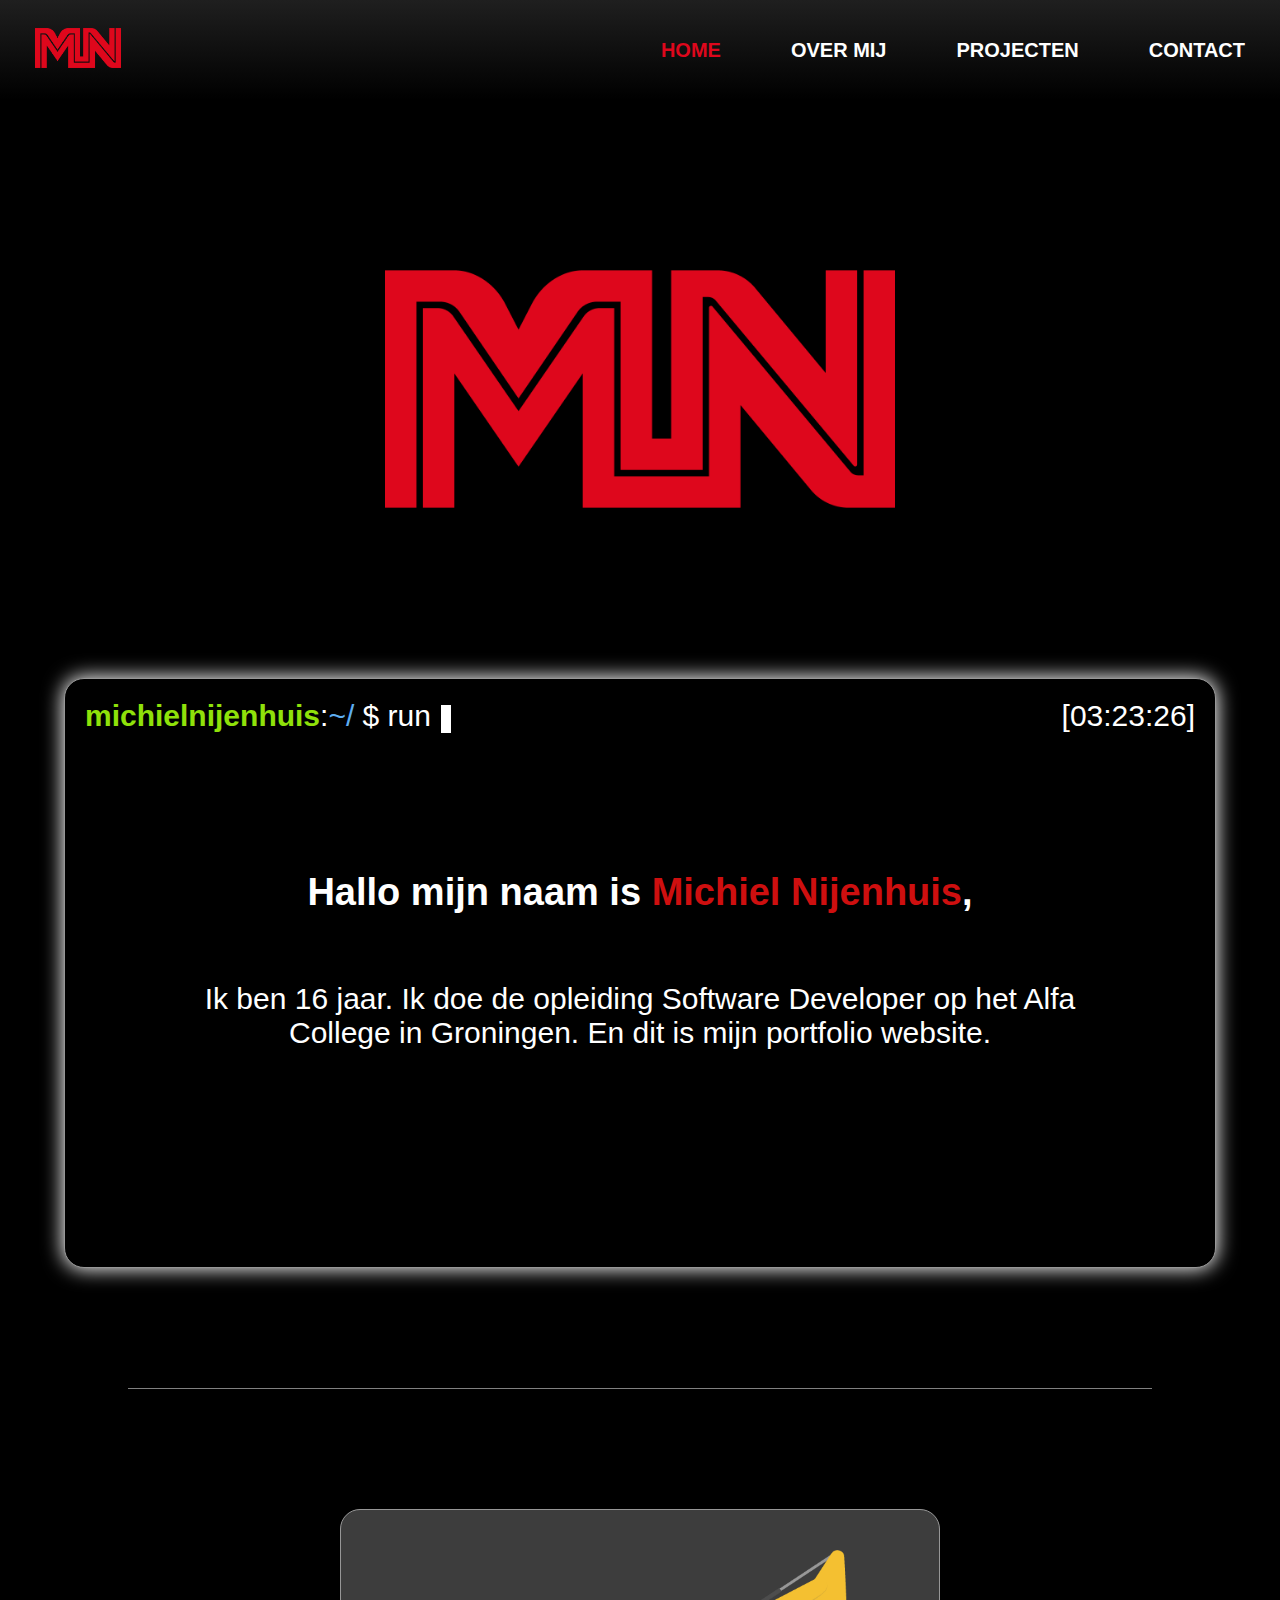
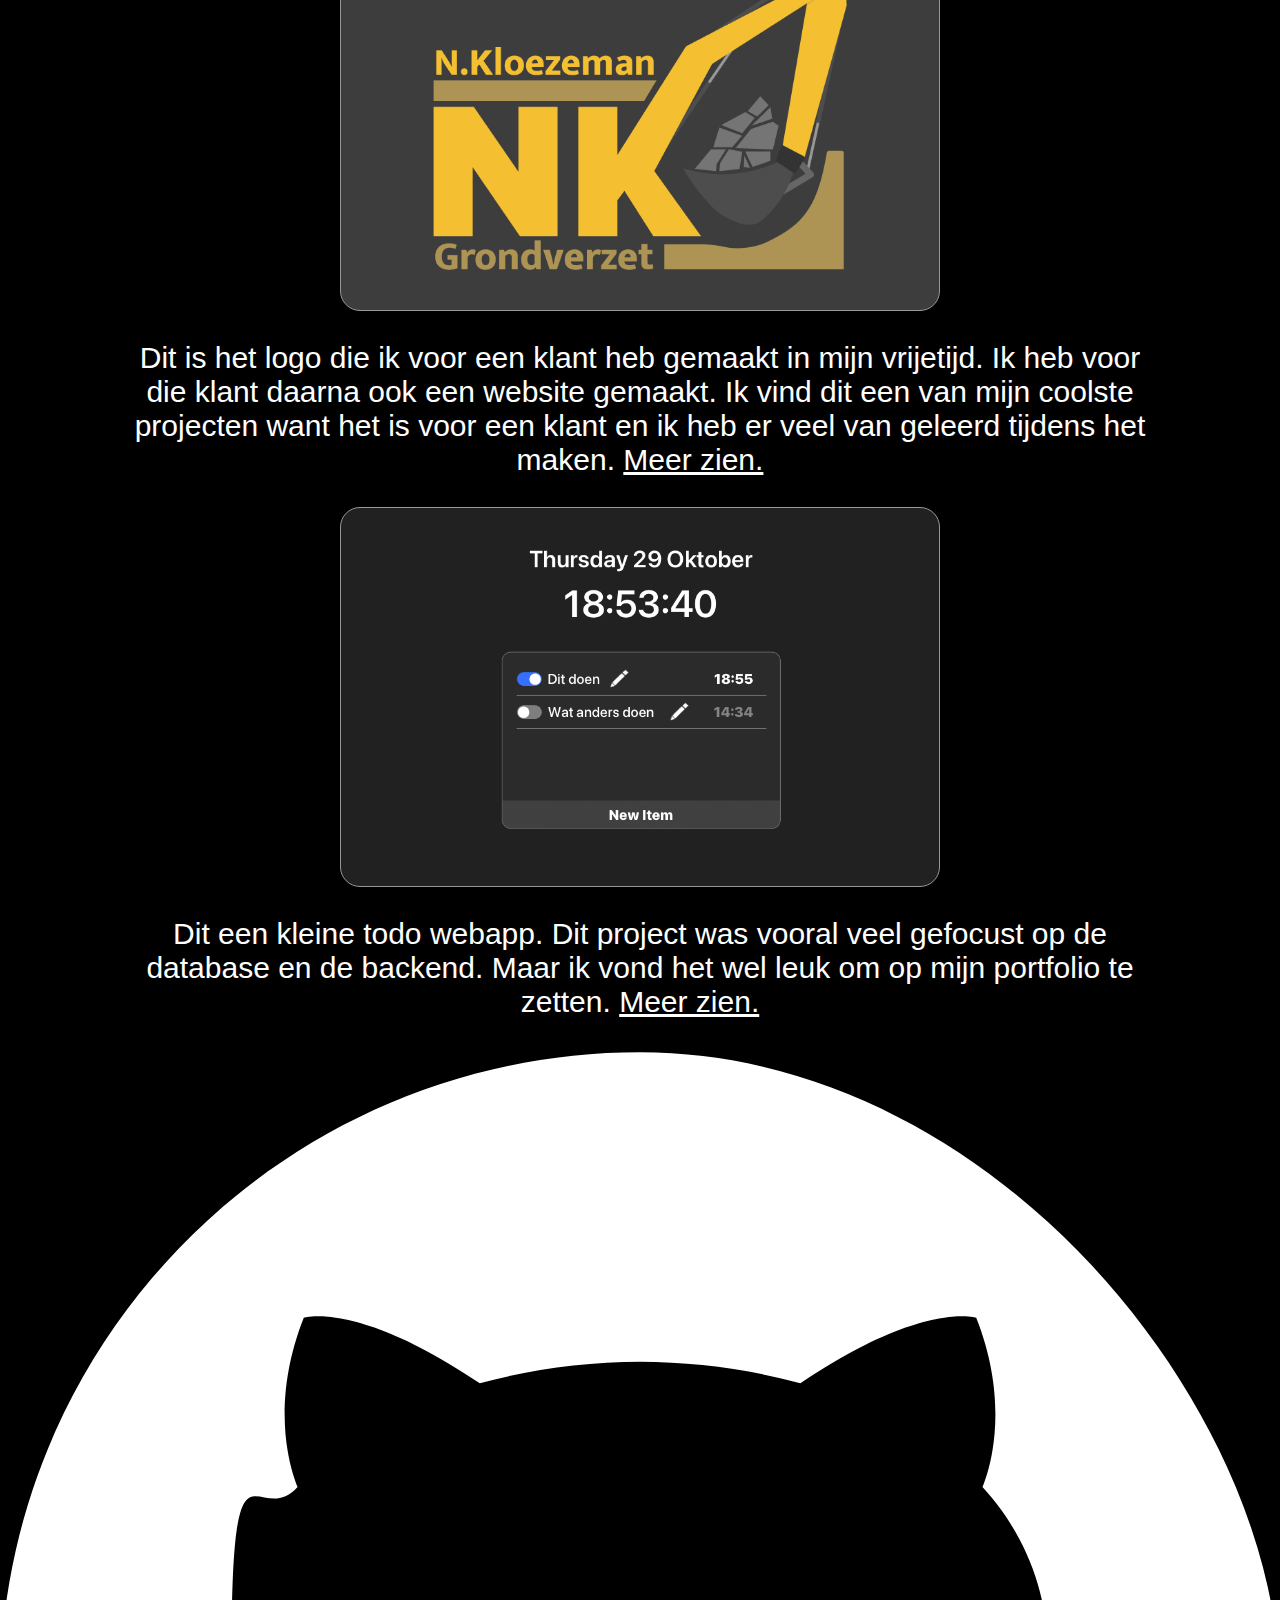
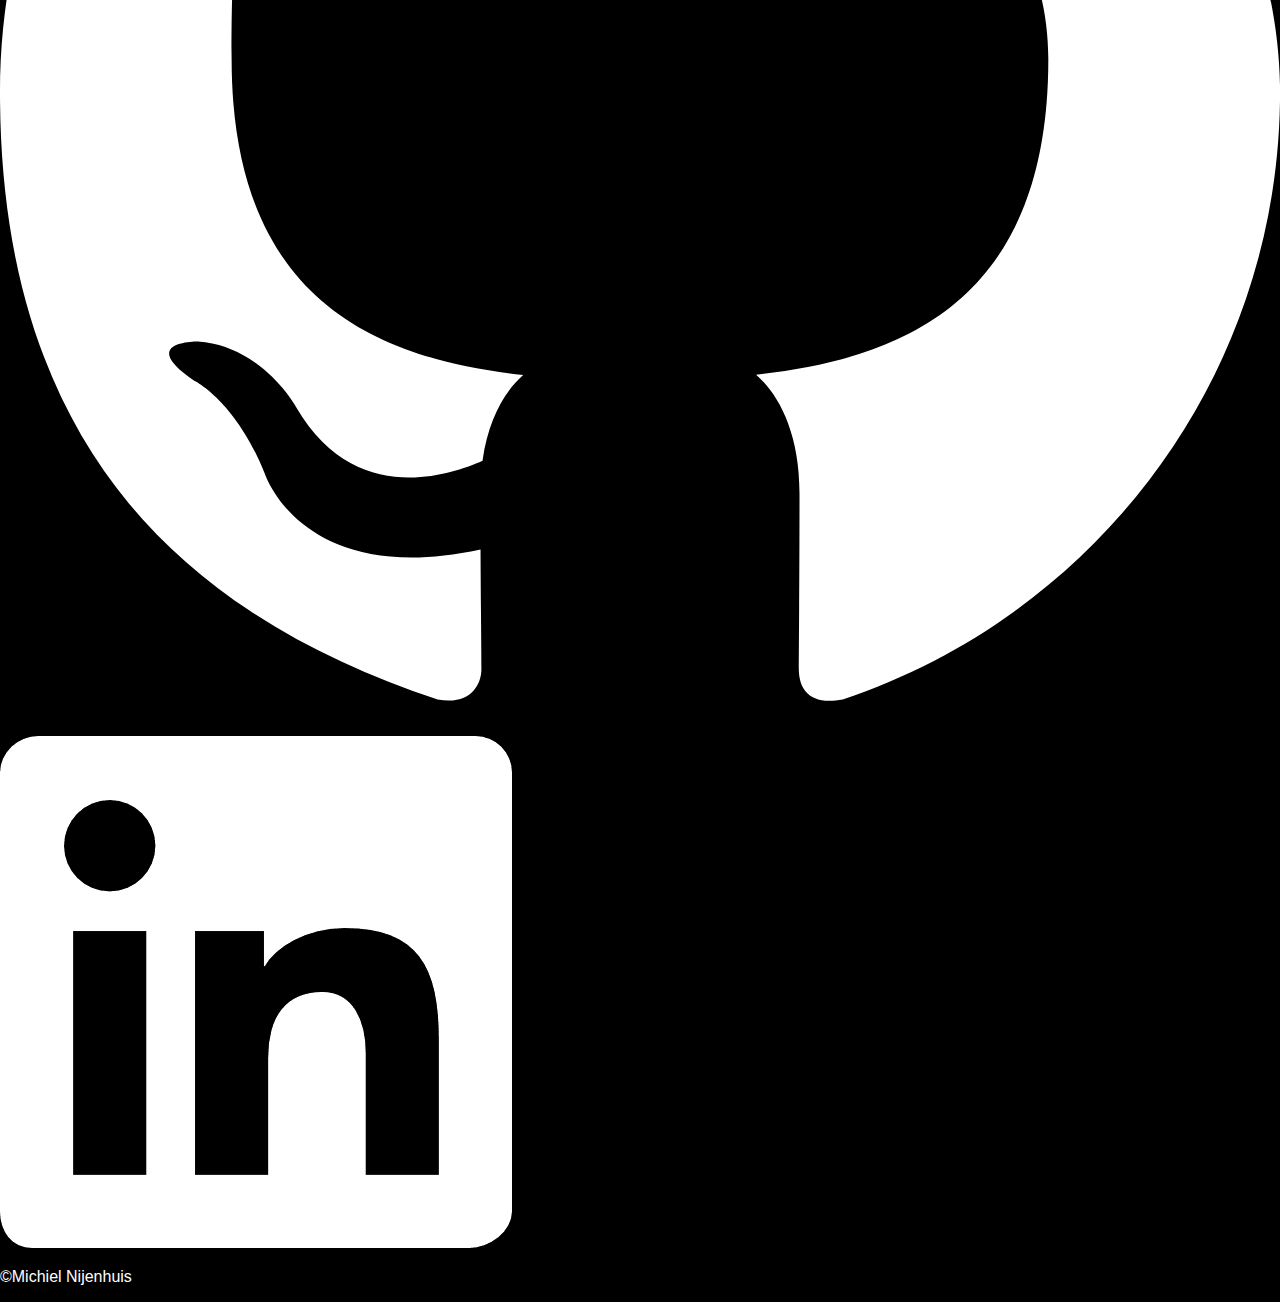
<file: views/index.html>
<!doctype html>
<html lang="en">

<head>
  <meta charset="UTF-8" />
  <meta name="viewport" content="width=device-width, initial-scale=1" />
  <link href="https://fonts.cdnfonts.com/css/sf-pro-display" rel="stylesheet" />
  <link href="https://fonts.cdnfonts.com/css/hack" rel="stylesheet" />
  <title>Michiel Nijenhuis</title>

  <link href="../css/main.css" rel="stylesheet" />
  <link href="../css/nav-bar.css" rel="stylesheet" />
  <link href="../css/footer.css" rel="stylesheet" />
</head>

<body>


  <nav>
    <div class="sidebar">
      <a class="close-icon" href="#" onclick="CloseSidebar()"><img src="../images/CloseIcon.png" alt="MN logo" /></a>
      <a class="nav-link active-tab" href="index.html">HOME</a>
      <a class="nav-link" href="about-me.html">OVER MIJ</a>
      <a class="nav-link" href="projects.html">PROJECTEN</a>
      <a class="nav-link" href="contact.html">CONTACT</a>
    </div>

    <div>
      <a class="MN-logo-navbar" href="index.html"><img src="../images/MN_logo.png" alt="MN logo" /></a>
      <a class="nav-link active-tab hide-on-mobile" href="index.html">HOME</a>
      <a class="nav-link hide-on-mobile" href="about-me.html">OVER MIJ</a>
      <a class="nav-link hide-on-mobile" href="projects.html">PROJECTEN</a>
      <a class="nav-link hide-on-mobile" href="contact.html">CONTACT</a>
      <a class="nav-link menu-icon" onclick="OpenSidebar()"><img src="../images/HamburgerIcon.png" alt=""></a>
    </div>
  </nav>

  <div class="logo-container">
    <img src="../images/MN_logo.png" alt="MN-logo">
  </div>



  <div class="terminal-window hide-on-mobile">
    <div class="terminal-info-container">
      <p><span class="lemon-green-style">michielnijenhuis</span>:<span class="blue-style">~/</span> $ run <span
          class="change-text"></span><span class="cursor"></span></p>
      <p class="display-time">[14:14:44]</p>
    </div>
    <div class="hello-text-container">
      <h3>Hallo mijn naam is <span>Michiel Nijenhuis</span>,</h3>
      <p> Ik ben 16 jaar. Ik doe de opleiding Software Developer op het Alfa College in Groningen. En dit is mijn
        portfolio website.</p>
    </div>
  </div>


  <div class="hello-text-container hide-on-desktop">
    <h3>Hallo mijn naam is <span>Michiel Nijenhuis</span>,</h3>
    <p> Ik ben 16 jaar. Ik doe de opleiding Software Developer op het Alfa College in Groningen. En dit is mijn
      portfolio website.</p>
  </div>

  <div class="grey-breakline"></div>


  <div class="project-images-container">
    <div class="project-1-container project-flex-container">
      <div class="image-container">
        <img src="../images/Kloezeman-logo-licht.png" alt="N.Kloezeman logo">
      </div>
      <p>Dit is het logo die ik voor een klant heb gemaakt in mijn vrijetijd. Ik heb voor die klant daarna ook een
        website gemaakt. Ik vind dit een van mijn coolste projecten want het is voor een klant en ik heb er veel
        van
        geleerd tijdens het maken. <a class="meer-zien" href="projects.html#section1">Meer zien.</a></p>
    </div>
    <div class="project-2-container project-flex-container">
      <div class="image-container todo-container">
        <img src="../images/Todo-app.png" alt="N.Kloezeman logo">
      </div>
      <p>Dit een kleine todo webapp. Dit project was vooral veel gefocust op de database en de backend. Maar ik
        vond het
        wel leuk om op mijn portfolio te zetten. <a class="meer-zien" href="projects.html#section2">Meer zien.</a></p>
    </div>
  </div>

  <footer>
    <div class="flex-container">
      <a href="https://github.com/m-nijenhuis" target="_blank"><img src="../images/github-icon-2.svg" alt="github logo"></a>
      <a href="https://linkedin.com" target="_blank"><img src="../images/linkedin-app-white-icon.webp" alt="linkedin logo"></a>
    </div>
    <p>©Michiel Nijenhuis</p>
  </footer>


  <script src="../javascript/index.js?v=2024-12-5"></script>
  <script src="../javascript/sidebar.js"></script>
  <script src="../javascript/navbarHover.js"></script>
  <script src="../javascript/updateCss.js"></script>
</body>

</html
</file>
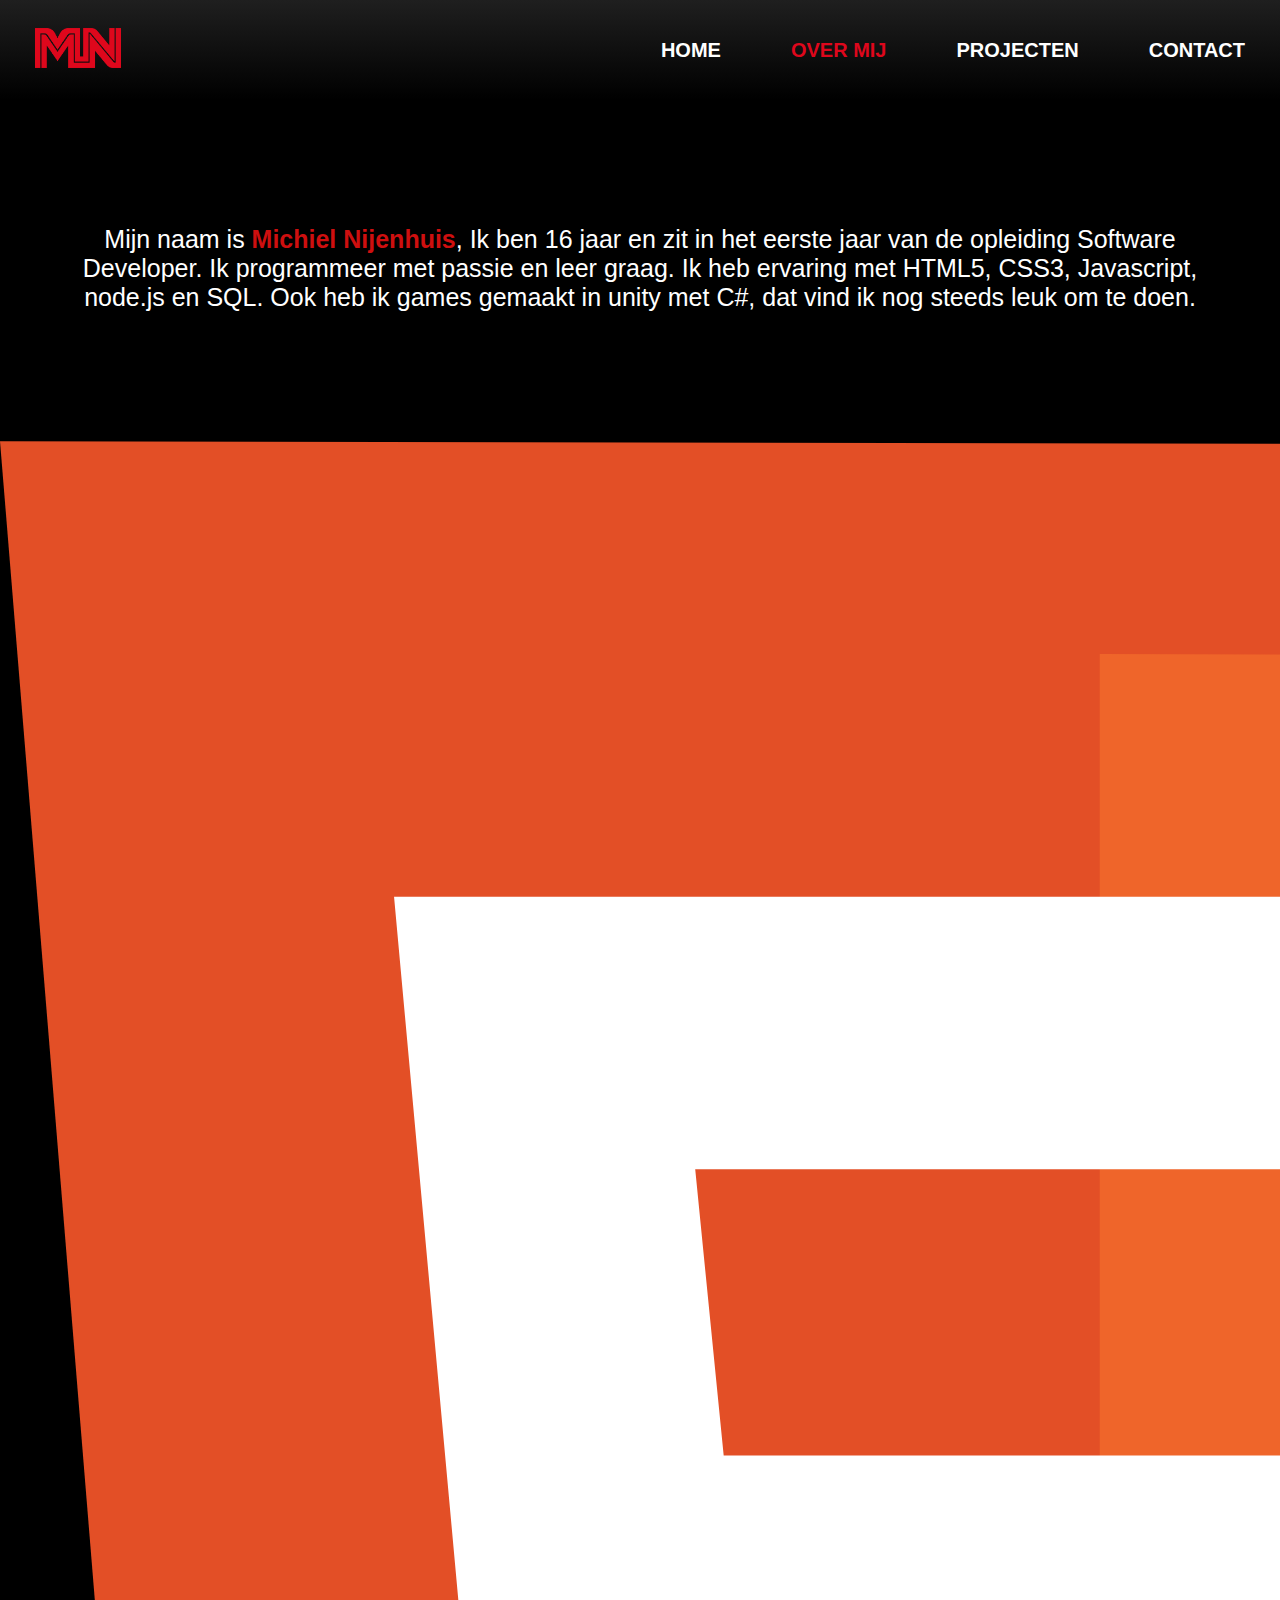
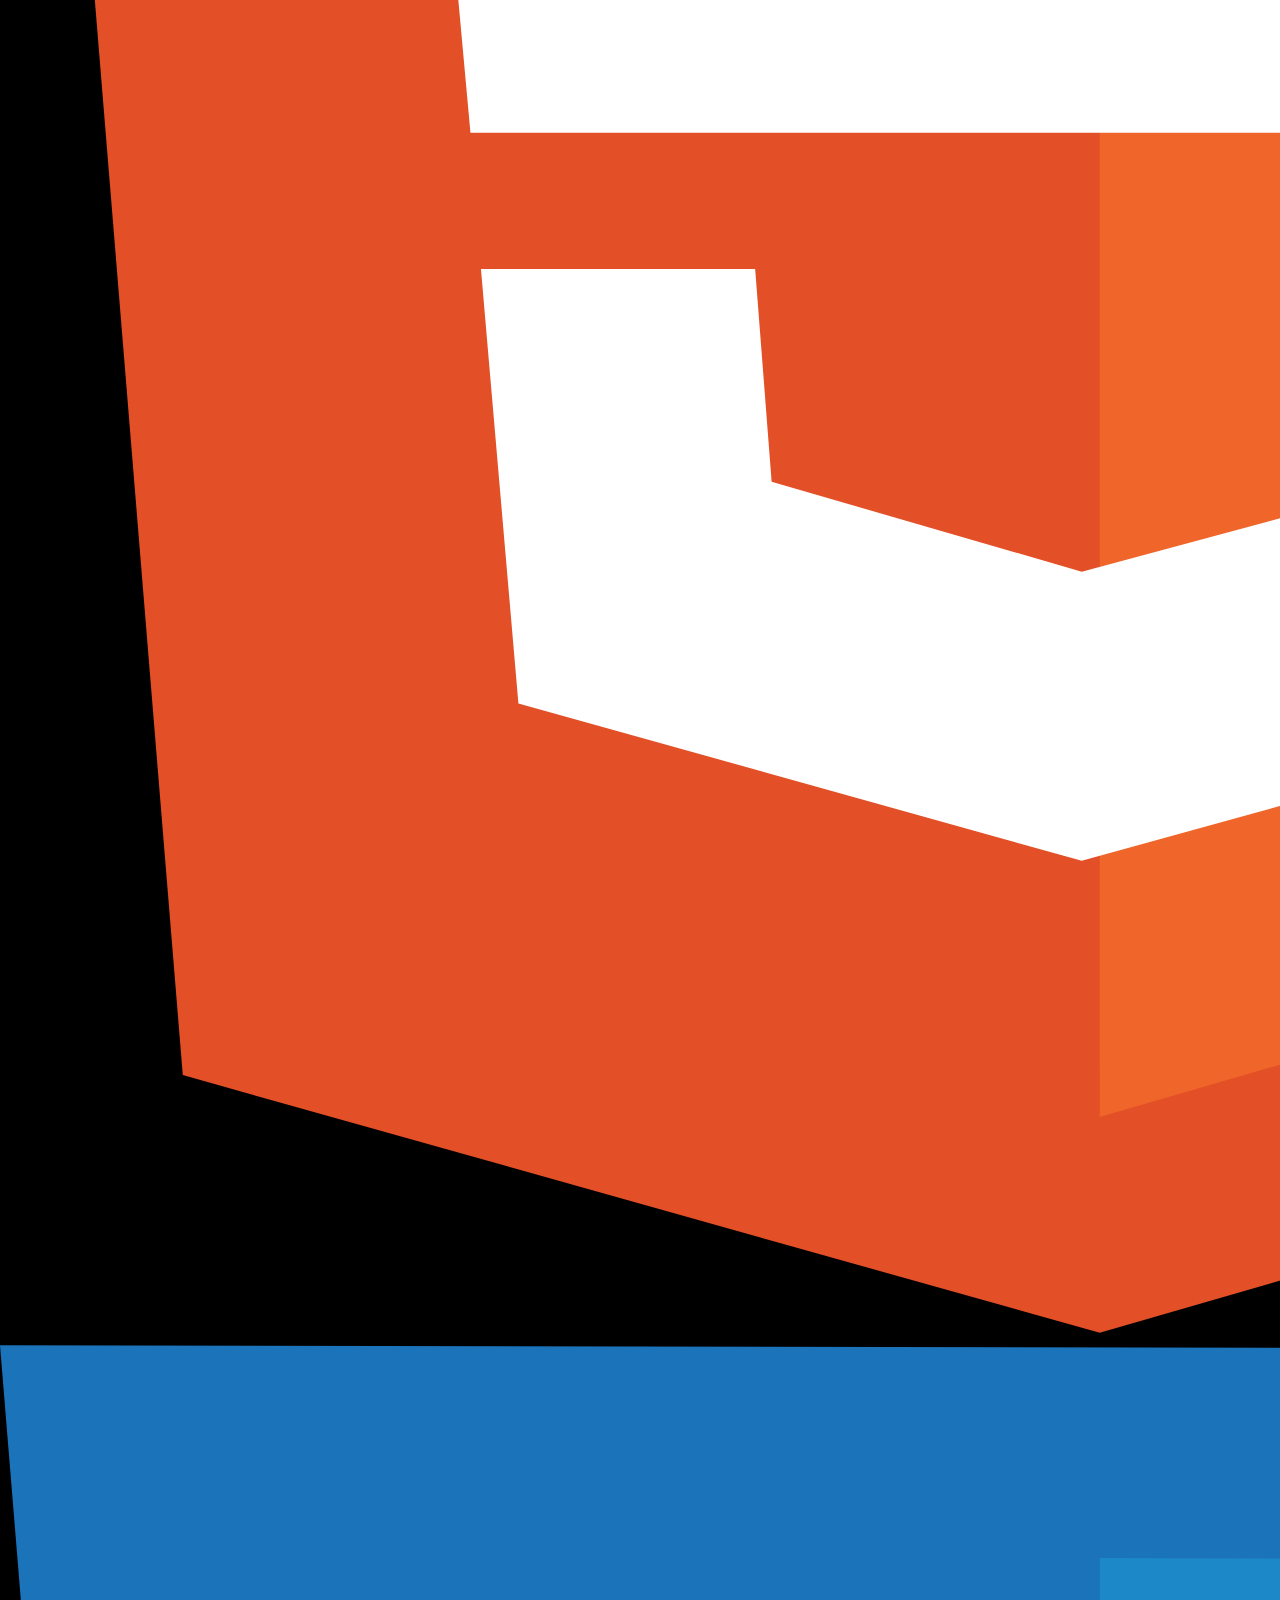
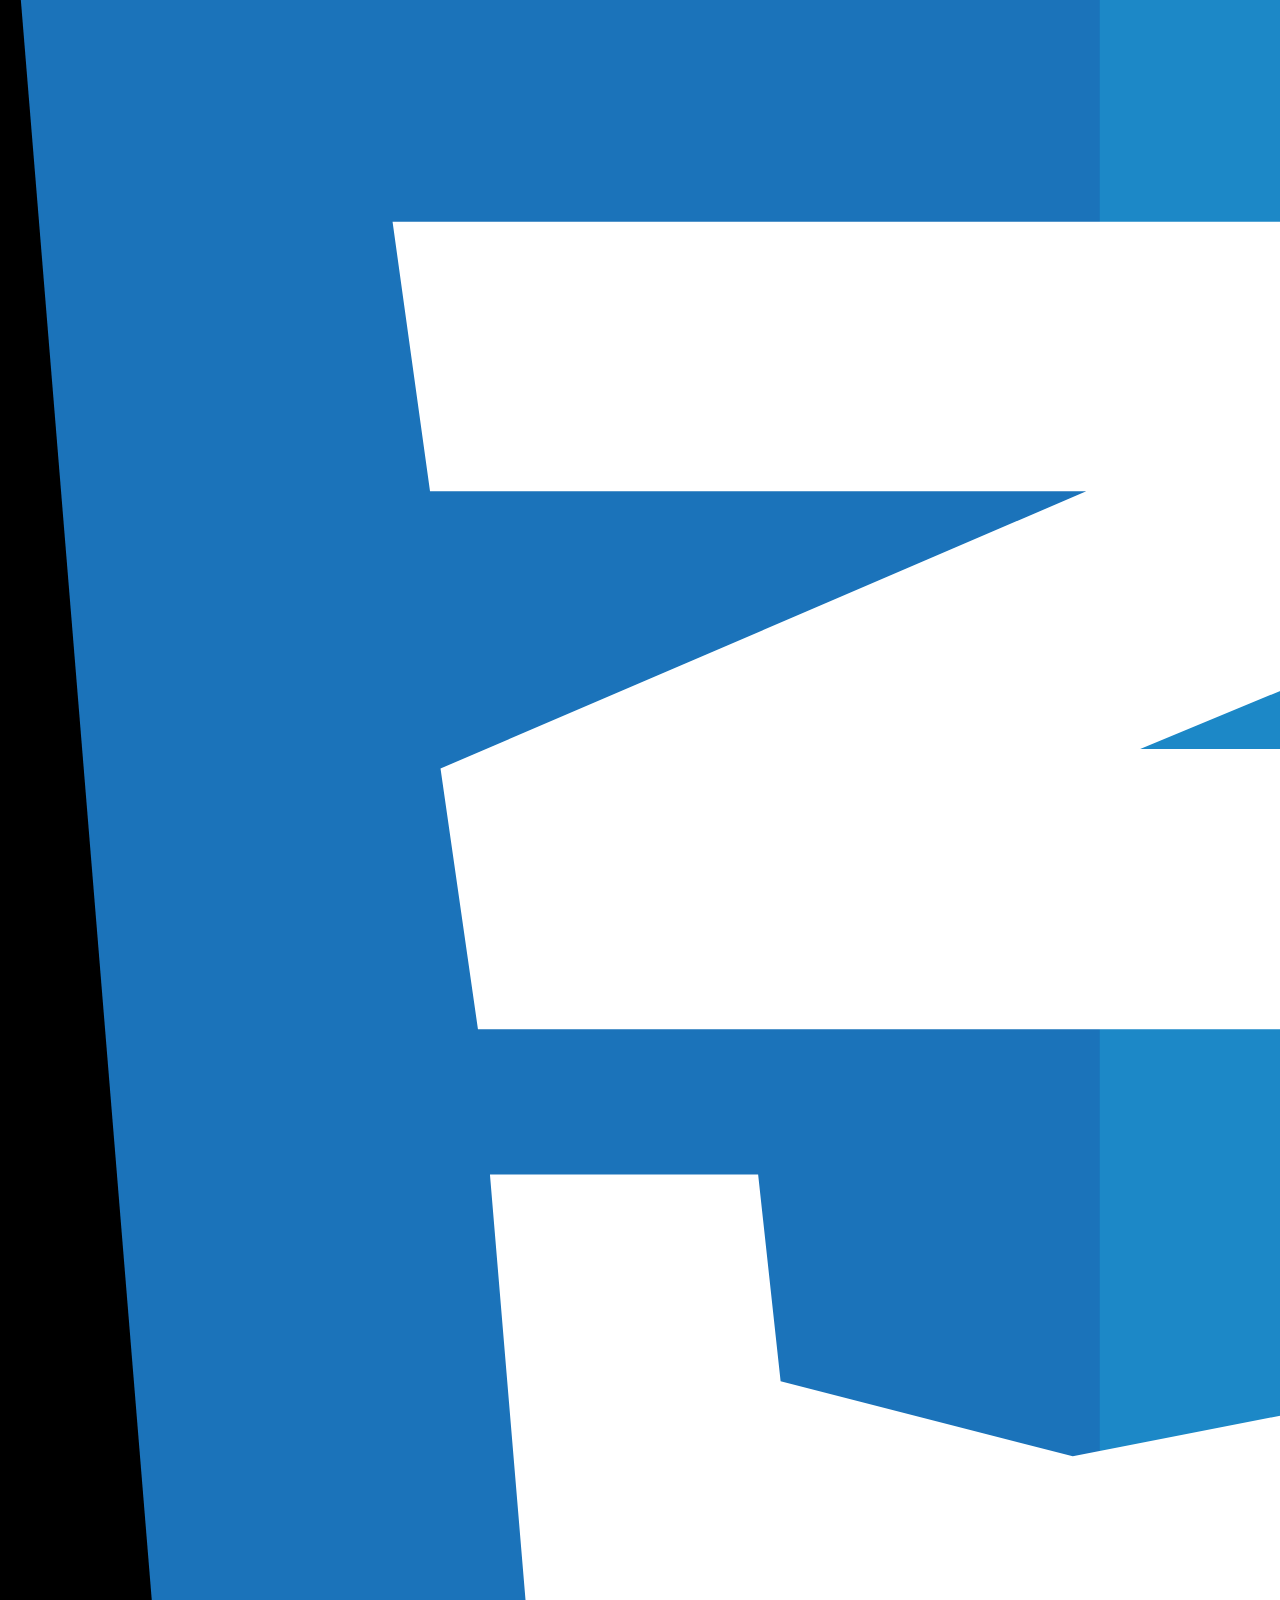
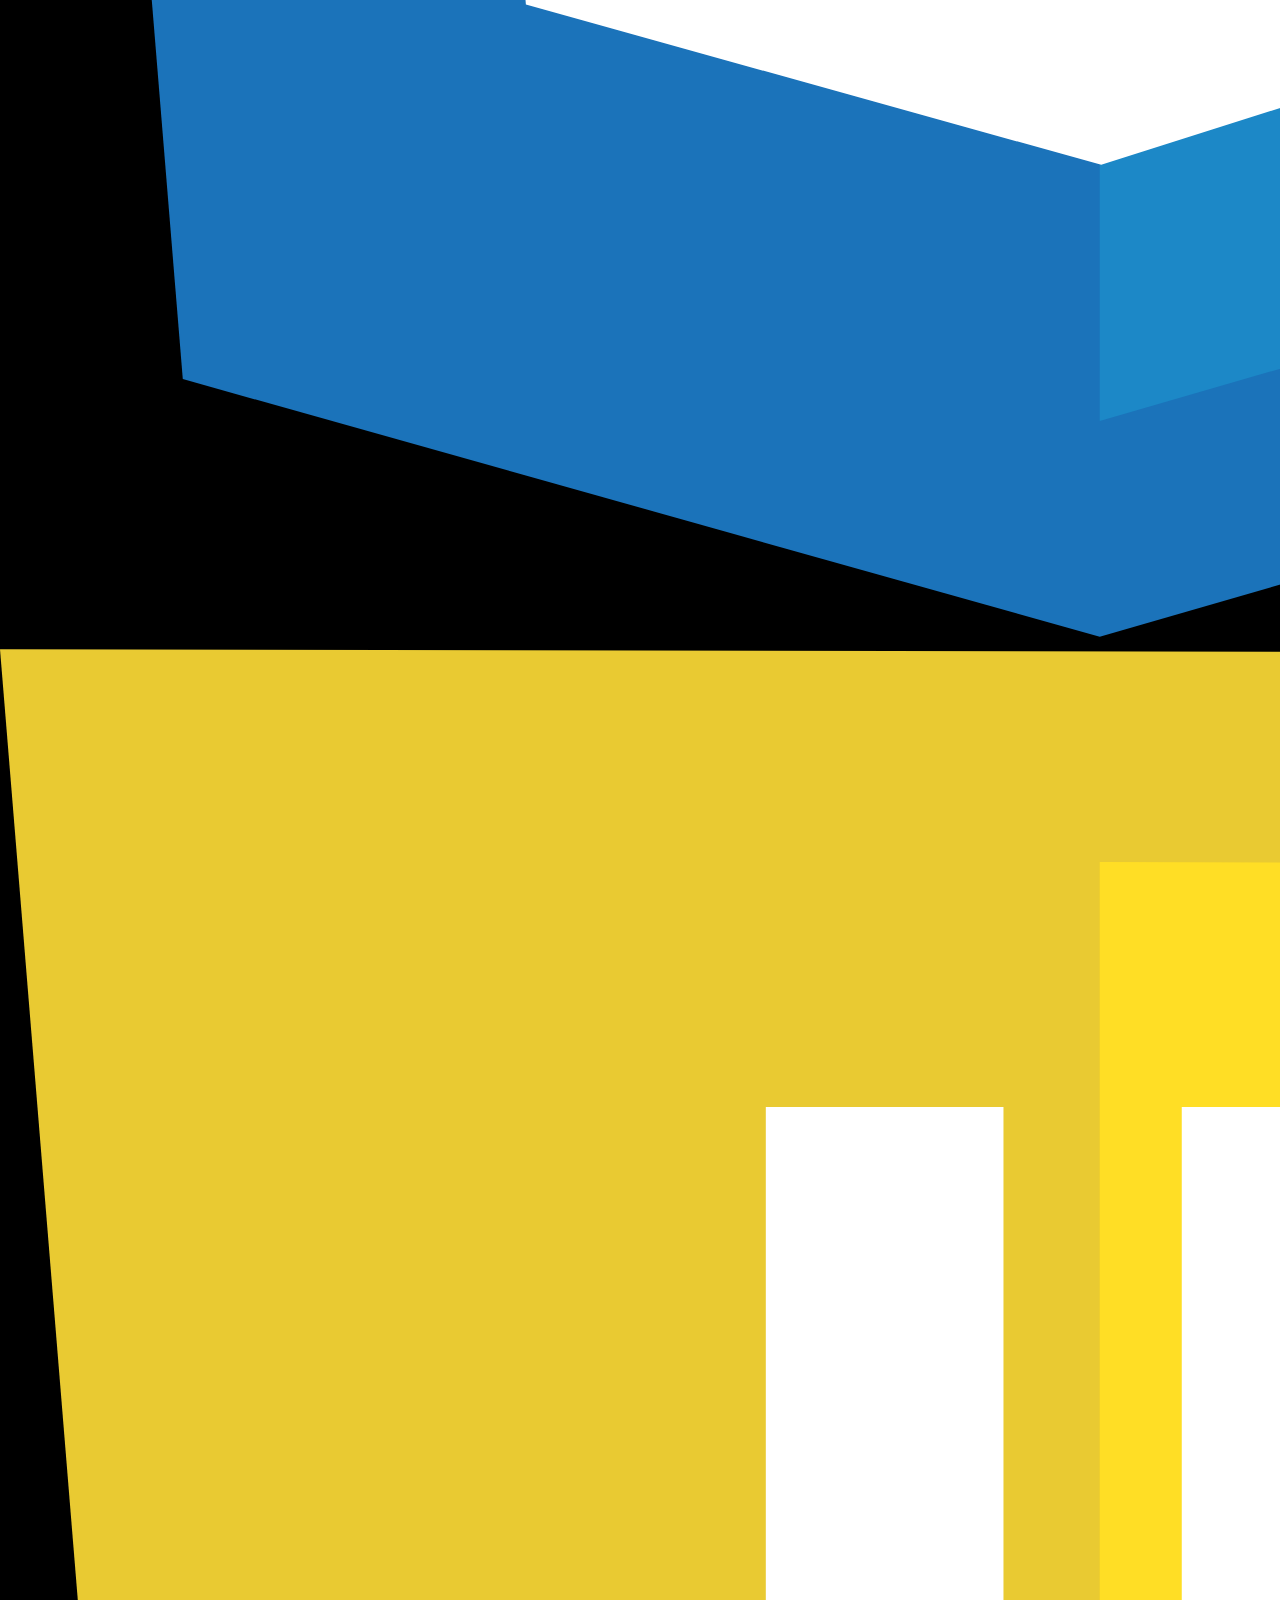
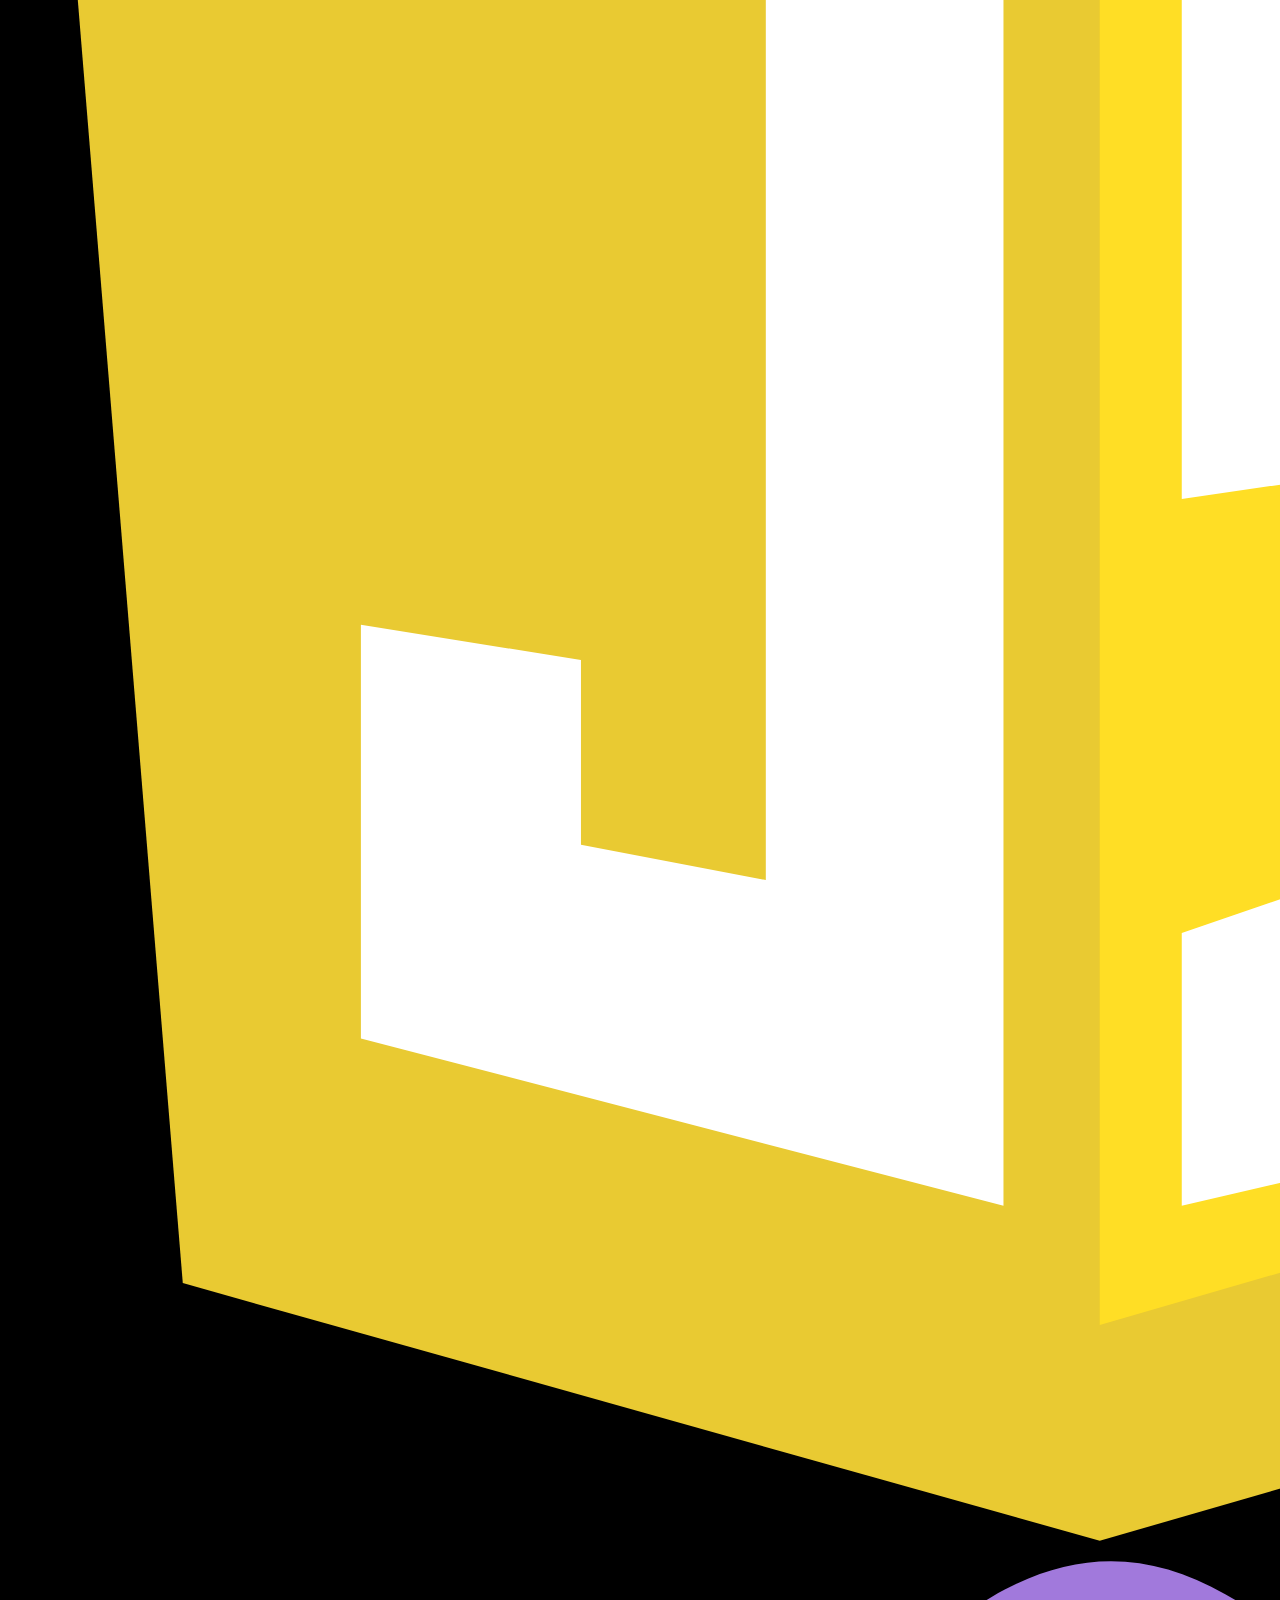
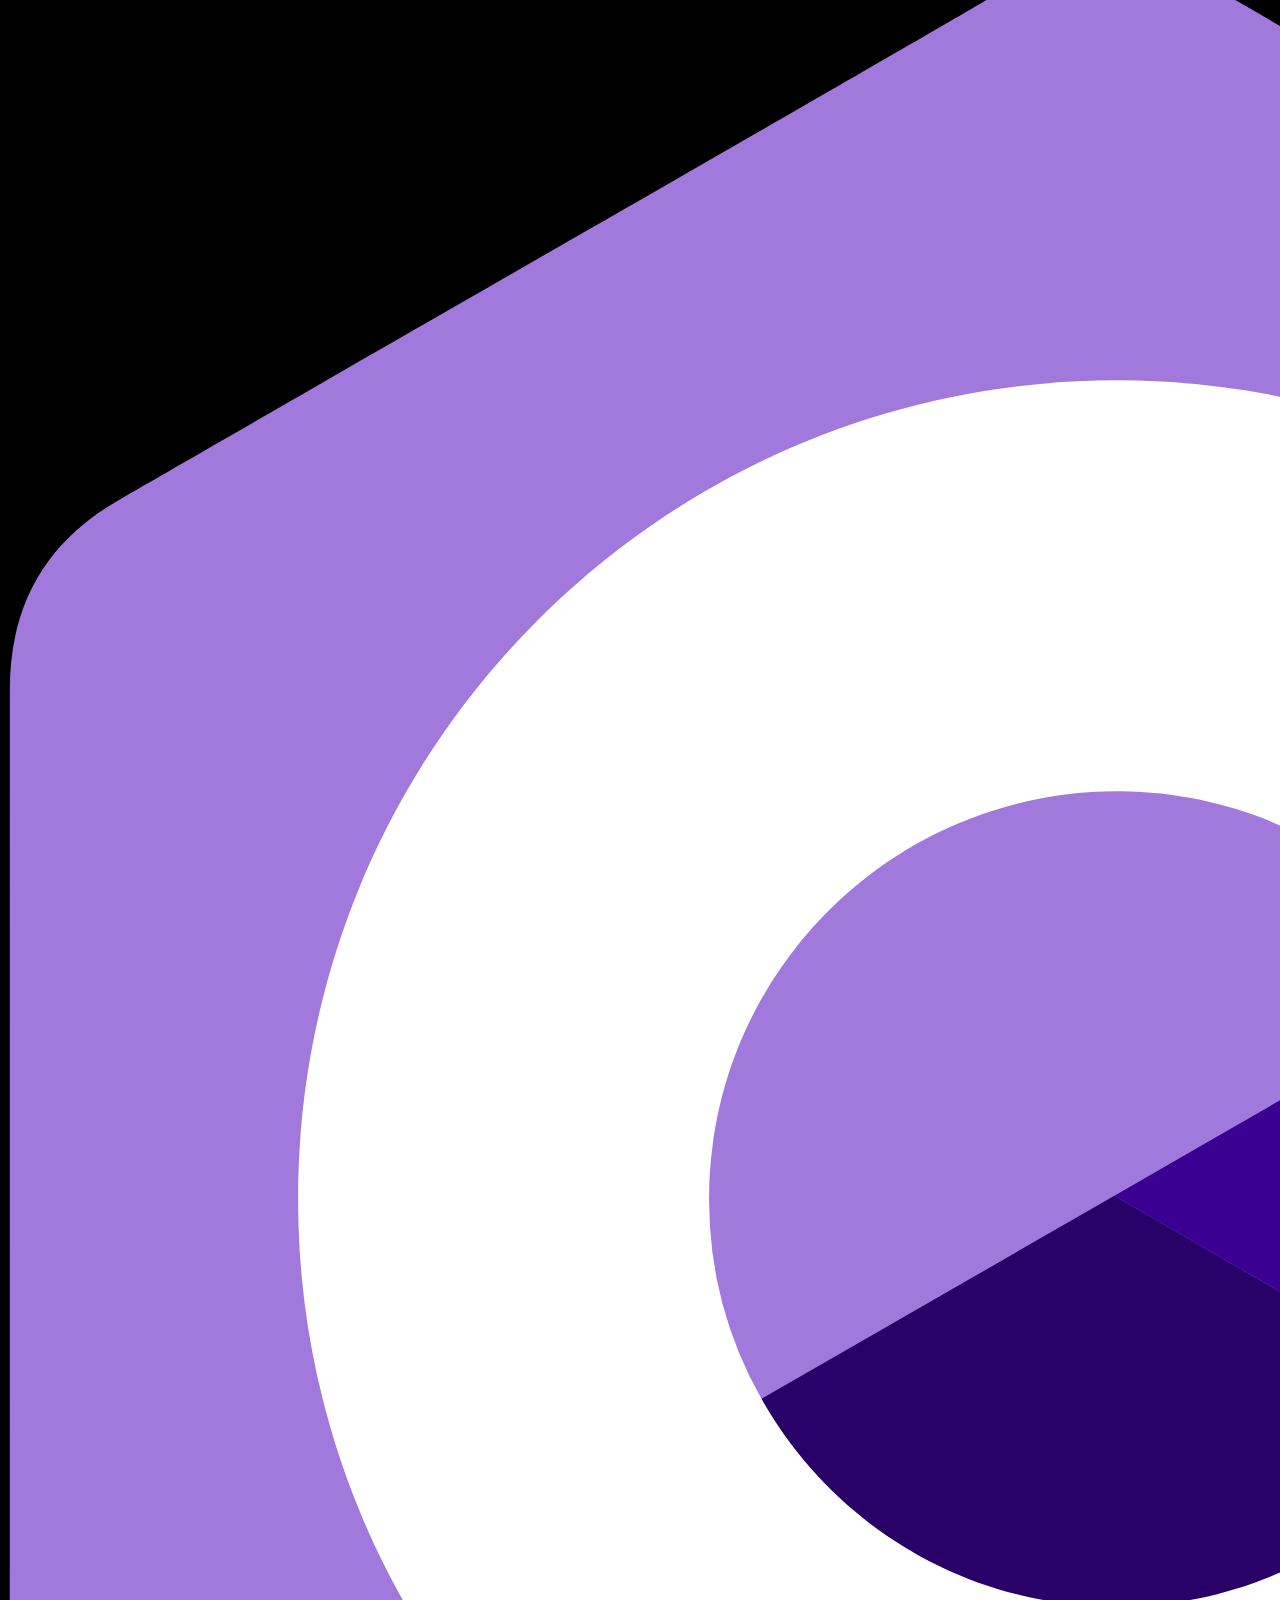
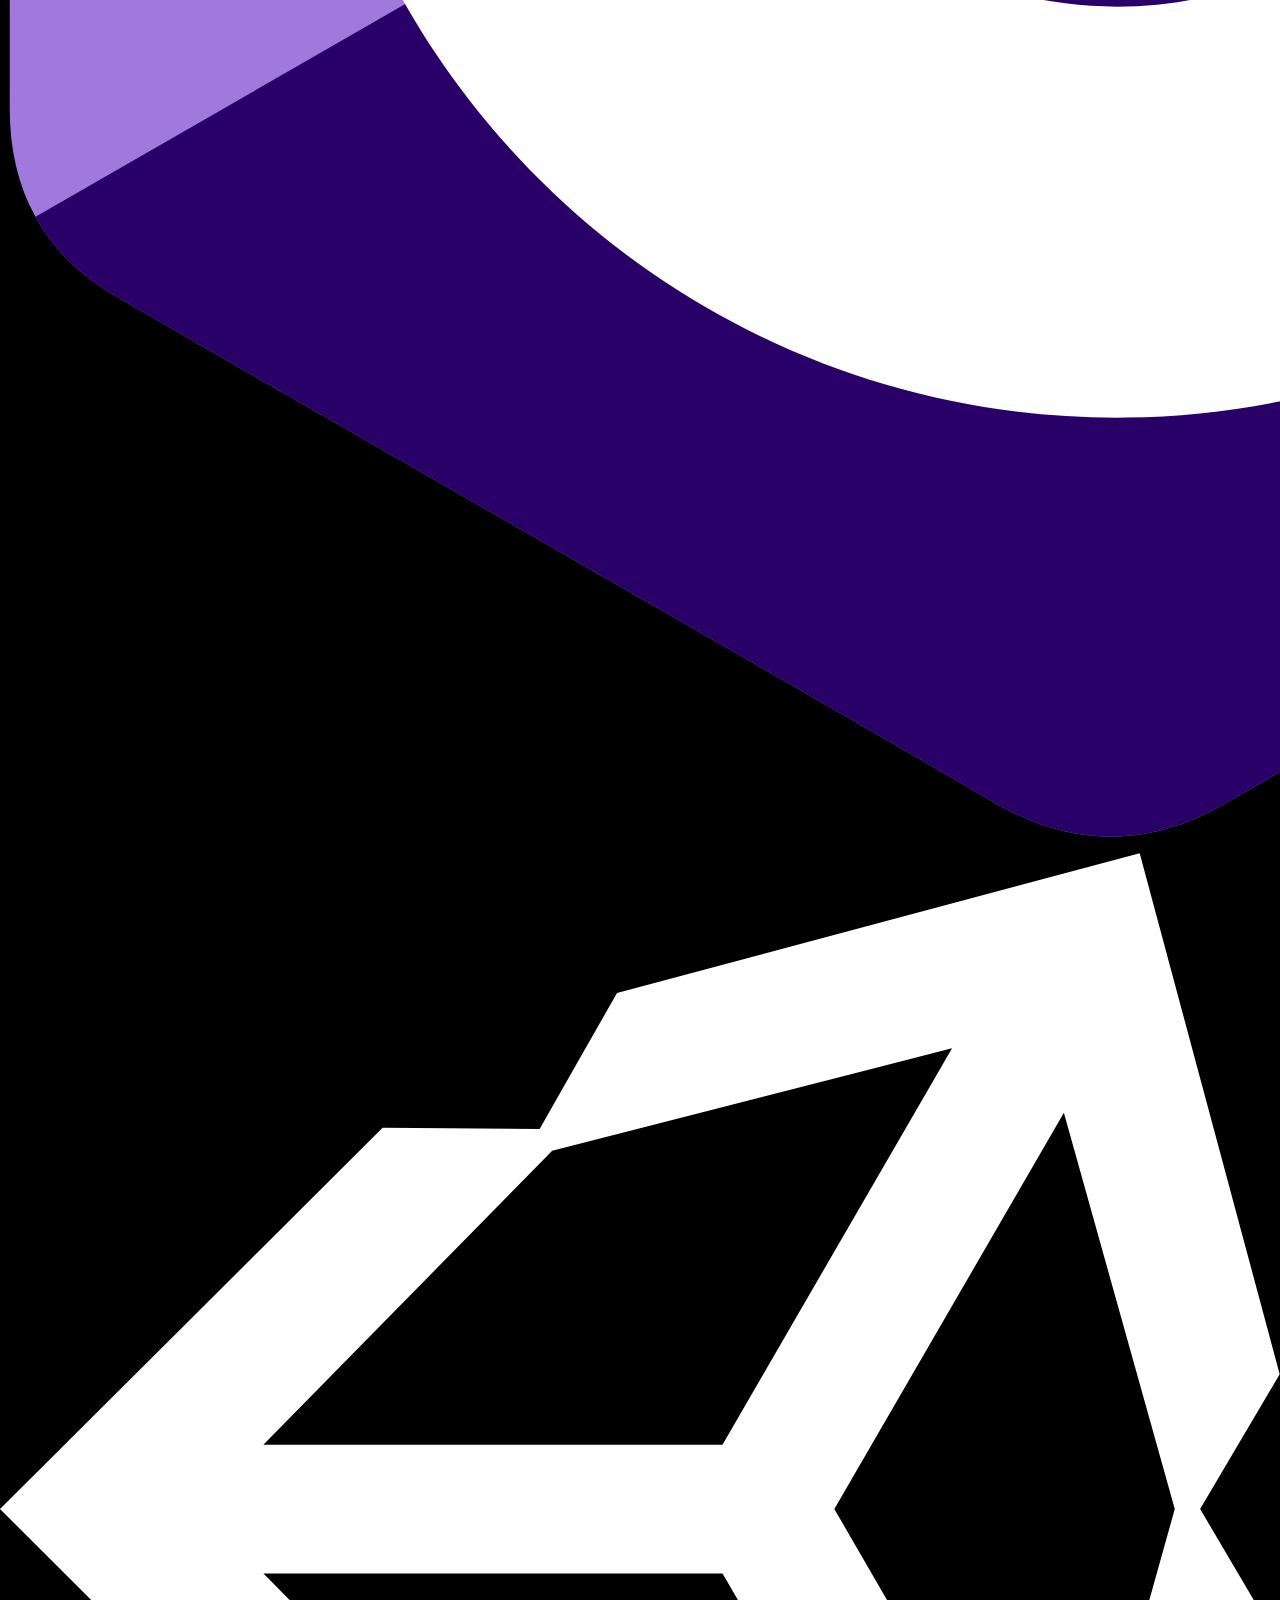
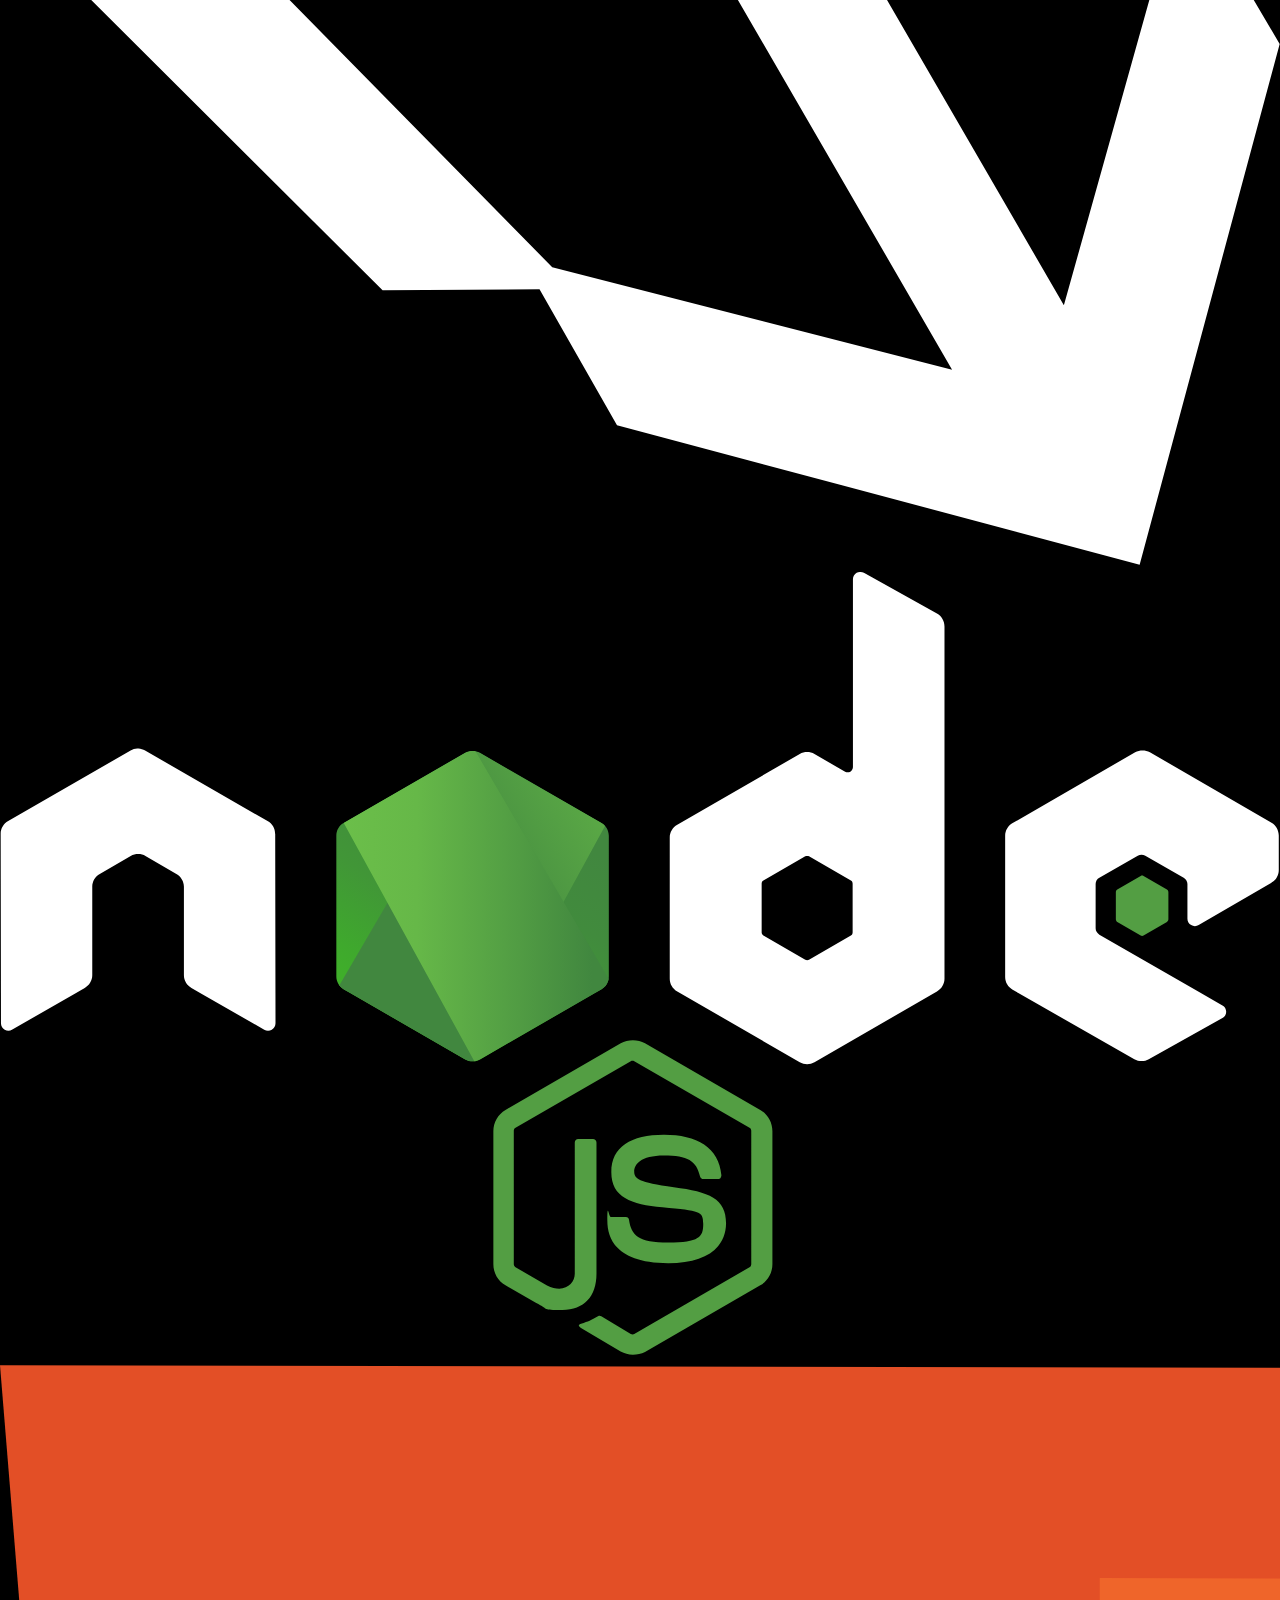
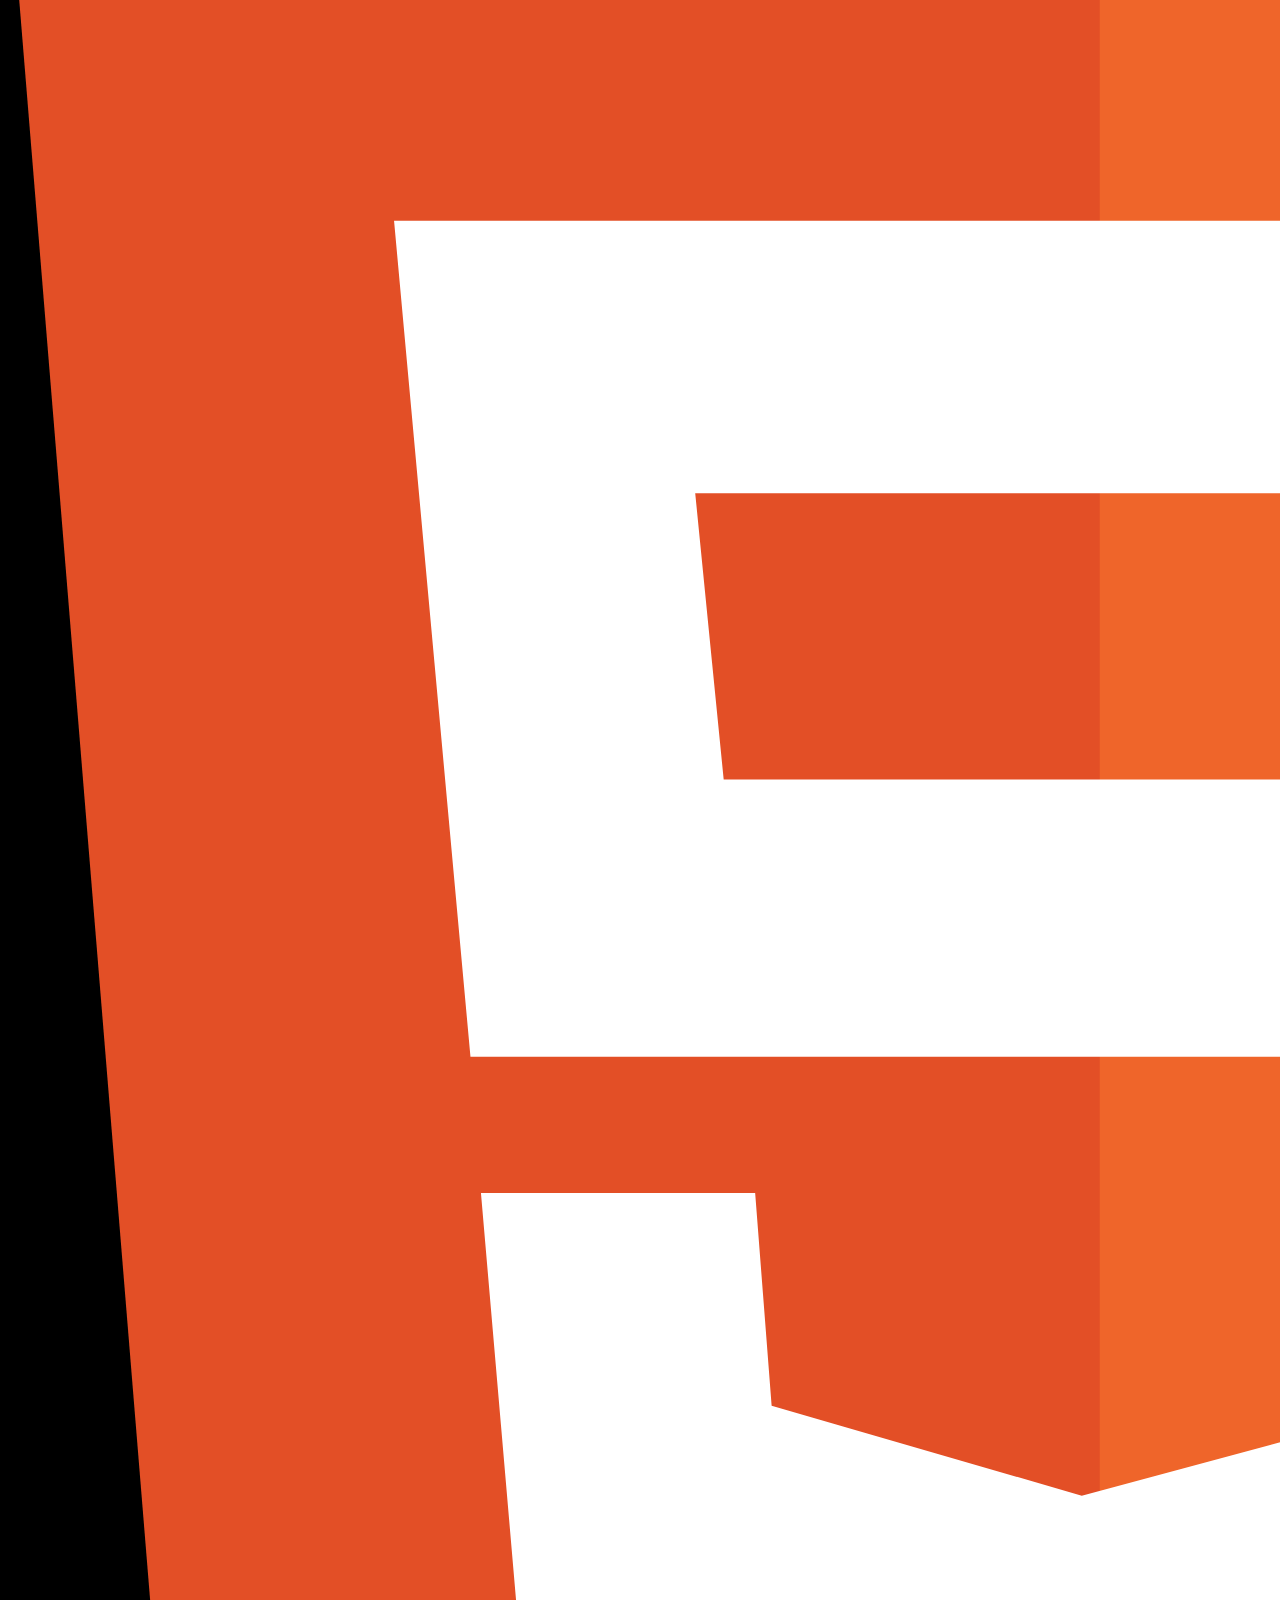
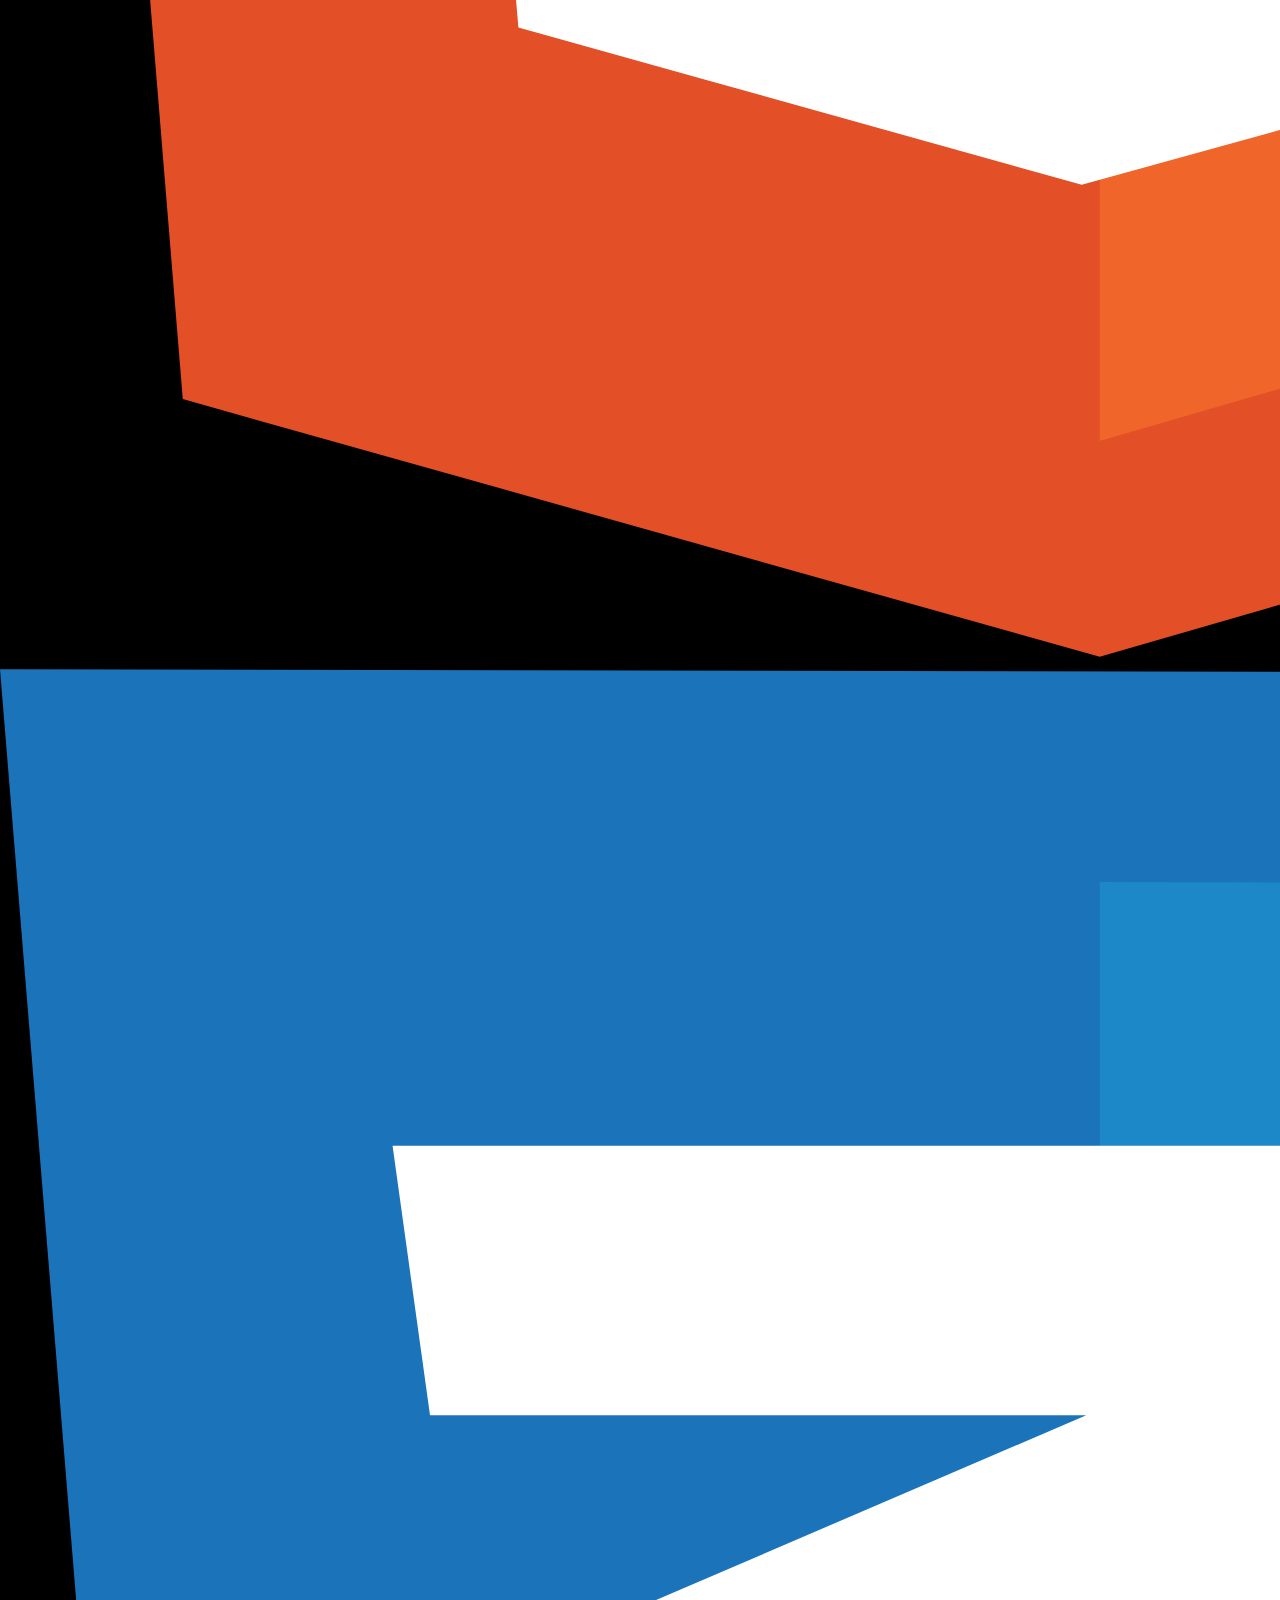
<file: views/about-me.html>
<!doctype html>
<html lang="en">

<head>
  <meta charset="UTF-8" />
  <meta name="viewport" content="width=device-width, initial-scale=1" />
  <link href="https://fonts.cdnfonts.com/css/sf-pro-display" rel="stylesheet" />
  <title>OVER MIJ</title>
  <link href="../css/about-me.css" rel="stylesheet" />
  <link href="../css/nav-bar.css" rel="stylesheet" />
  <link href="../css/footer.css" rel="stylesheet" />
</head>

<body>
  <div id="page-container">
    <nav>
      <div class="sidebar">
        <a class="close-icon" href="#" onclick="CloseSidebar()"><img src="../images/CloseIcon.png" alt="MN logo" /></a>
        <a class="nav-link" href="index.html">HOME</a>
        <a class="nav-link active-tab" href="about-me.html">OVER MIJ</a>
        <a class="nav-link" href="projects.html">PROJECTEN</a>
        <a class="nav-link" href="contact.html">CONTACT</a>
      </div>

      <div>
        <a class="MN-logo-navbar" href="index.html"><img src="../images/MN_logo.png" alt="MN logo" /></a>
        <a class="nav-link hide-on-mobile" href="index.html">HOME</a>
        <a class="nav-link active-tab hide-on-mobile" href="about-me.html">OVER MIJ</a>
        <a class="nav-link hide-on-mobile" href="projects.html">PROJECTEN</a>
        <a class="nav-link hide-on-mobile" href="contact.html">CONTACT</a>
        <a class="nav-link menu-icon" onclick="OpenSidebar()"><img src="../images/HamburgerIcon.png" alt="" /></a>
      </div>
    </nav>

    <div class="about-me-text-container">
      <p>
        Mijn naam is <span>Michiel Nijenhuis</span>, Ik ben 16 jaar en zit in
        het eerste jaar van de opleiding Software Developer. Ik programmeer
        met passie en leer graag. Ik heb ervaring met HTML5, CSS3, Javascript,
        node.js en SQL. Ook heb ik games gemaakt in unity met C#, dat vind ik
        nog steeds leuk om te doen.
      </p>
    </div>

    <div class="grey-breakline"></div>

    <div class="scroller">
      <div class="scroller-inner">
        <div class="scroll-item">
          <img src="../images/html-1.svg" alt="" />
        </div>
        <div class="scroll-item">
          <img src="../images/css-3.svg" alt="" />
        </div>
        <div class="scroll-item">
          <img src="../images/javascript-1.svg" alt="" />
        </div>
        <div class="scroll-item">
          <img src="../images/c--4.svg" alt="" />
        </div>
        <div class="scroll-item">
          <img src="../images/unity-69.svg" alt="" />
        </div>
        <div class="scroll-item">
          <img src="../images/nodejs-1.svg" alt="" />
        </div>
      </div>
    </div>

    <footer class="one-page-footer">
      <div class="flex-container">
        <a href="https://github.com/m-nijenhuis" target="_blank"><img src="../images/github-icon-2.svg"
            alt="github logo" /></a>
        <a href="https://linkedin.com" target="_blank"><img src="../images/linkedin-app-white-icon.webp"
            alt="linkedin logo" /></a>
      </div>
      <p>©Michiel Nijenhuis</p>
    </footer>
  </div>

  <script asp-append-version="true" src="../javascript/sidebar.js"></script>
  <script asp-append-version="true" src="../javascript/scroll.js"></script>
  <script asp-append-version="true" src="../javascript/navbarHover.js"></script>
  <script asp-append-version="true" src="../javascript/updateCss.js"></script>
  <script asp-append-version="true" src="../javascript/pageContentScan.js"></script>
</body>

</html>
</file>
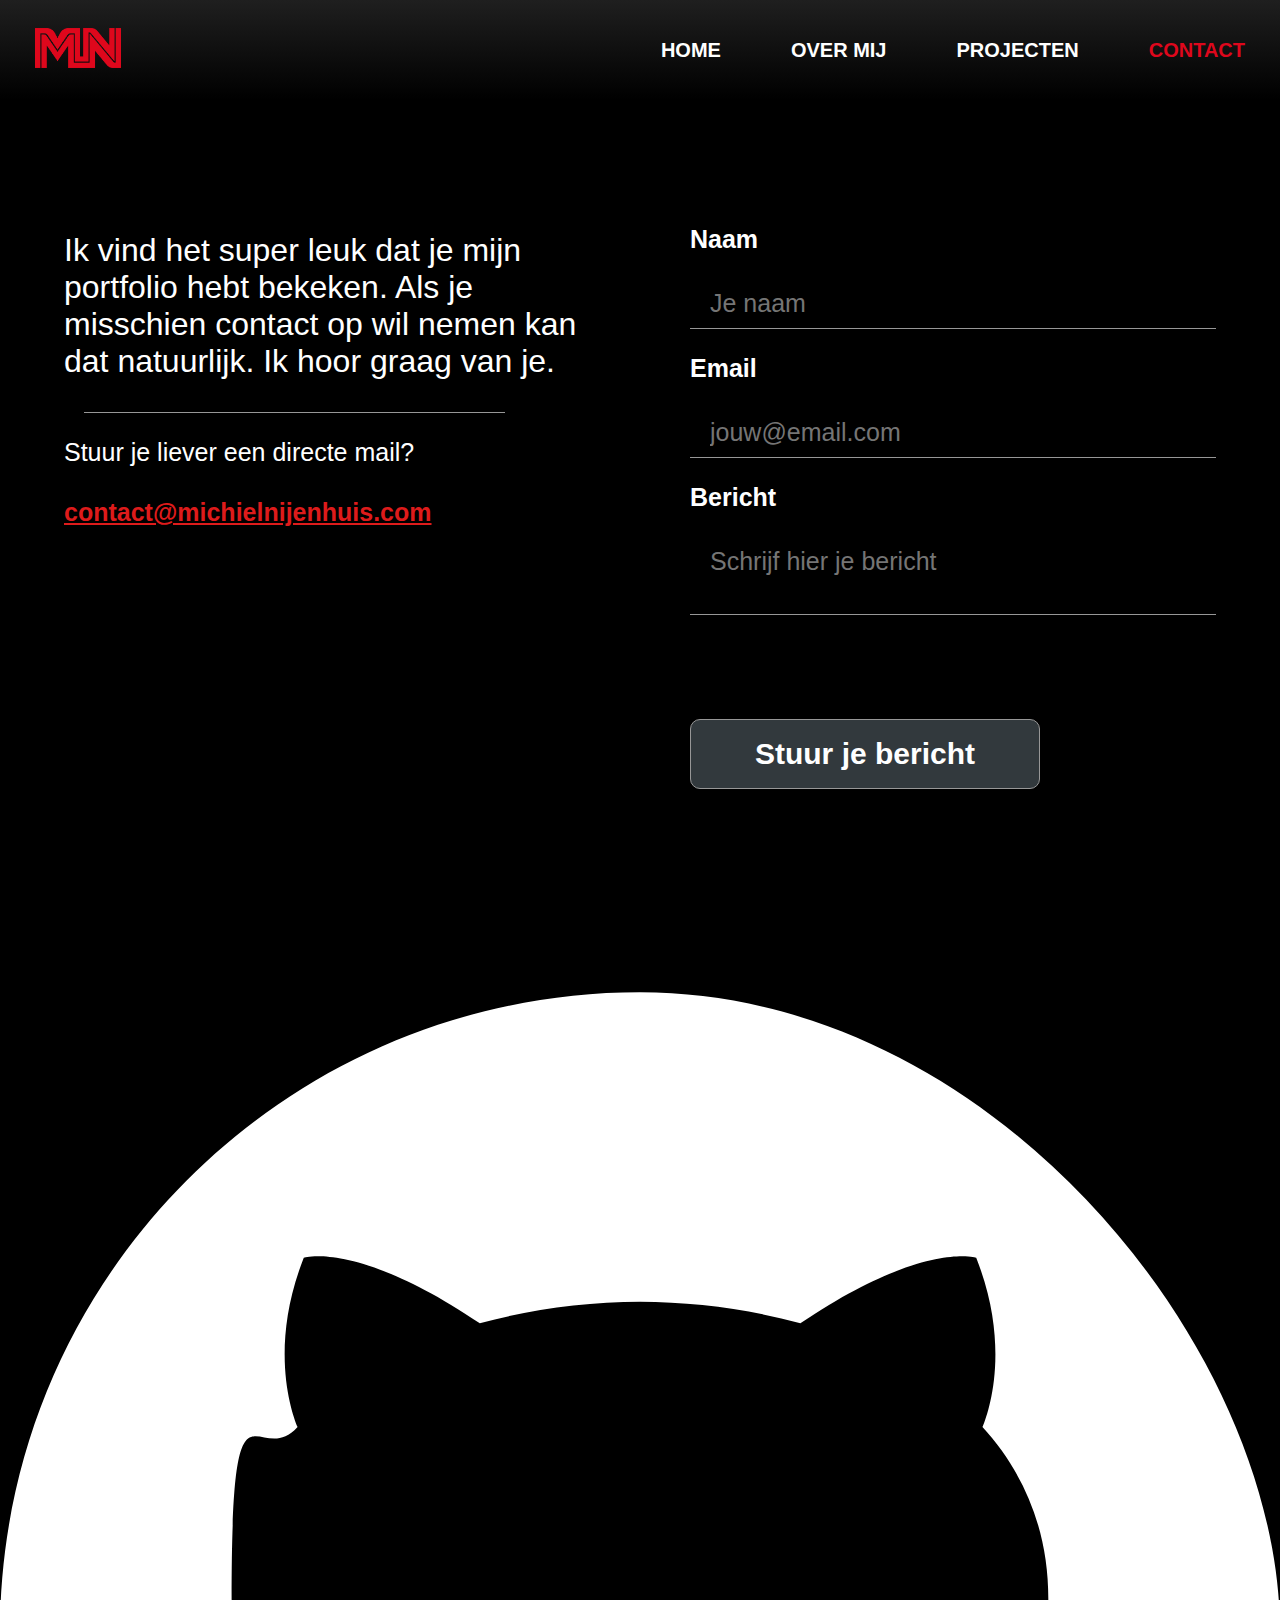
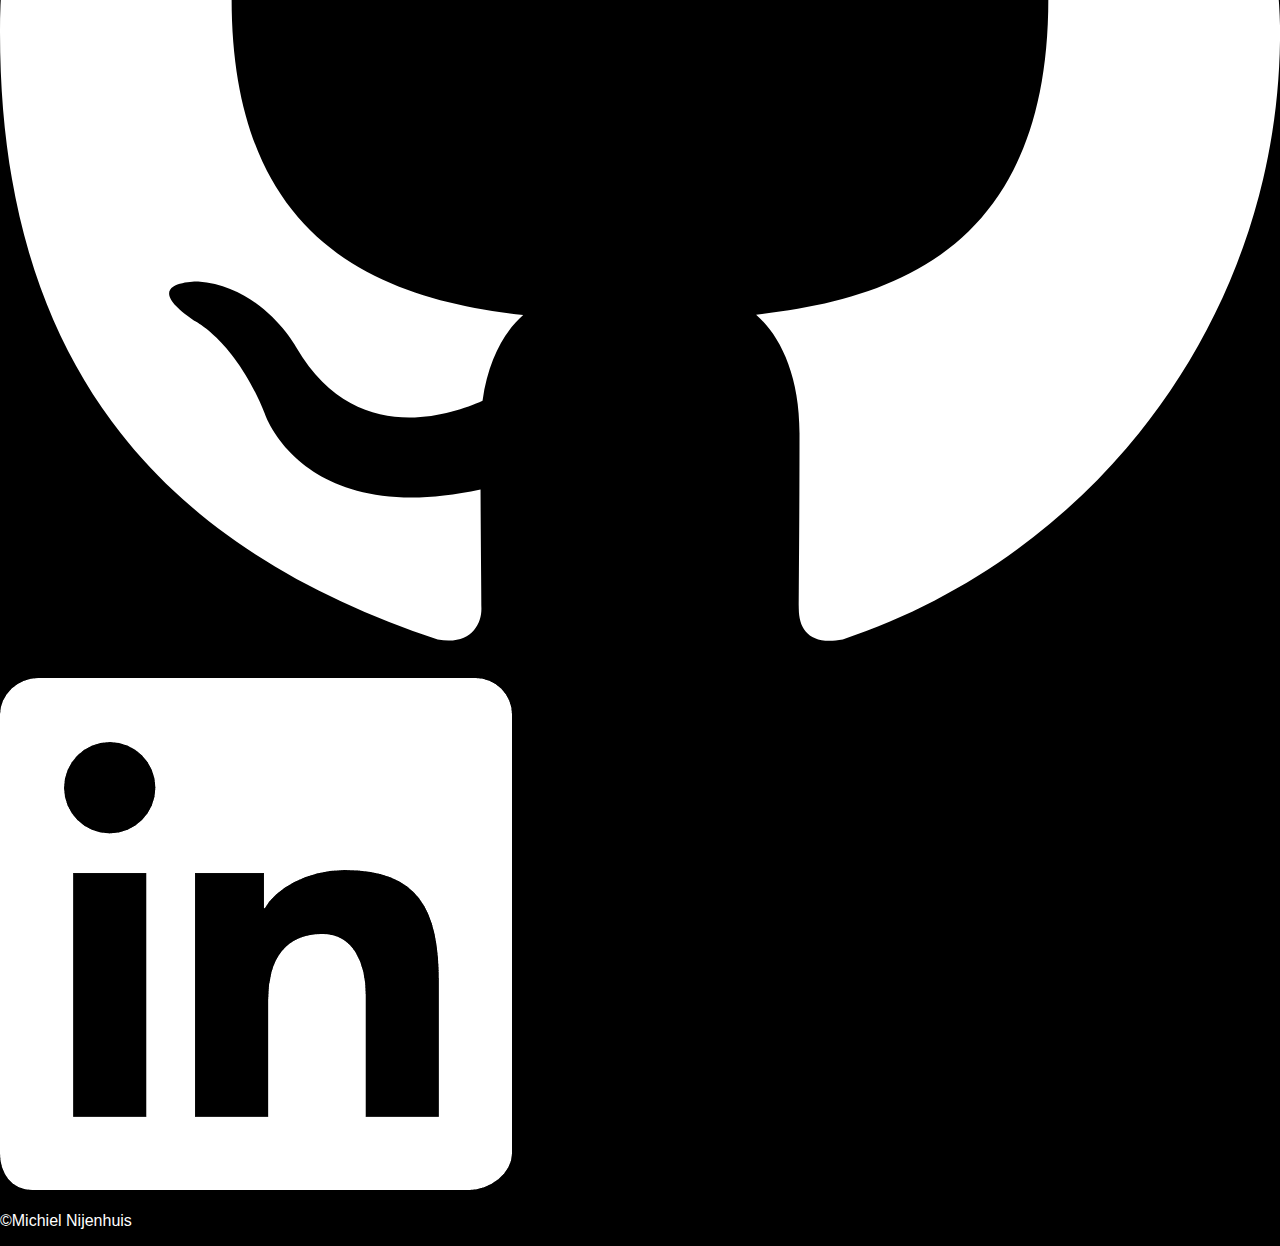
<file: views/contact.html>
<!doctype html>
<html lang="en">

<head>
  <meta charset="UTF-8" />
  <meta name="viewport" content="width=device-width, initial-scale=1" />
  <link href="https://fonts.cdnfonts.com/css/sf-pro-display" rel="stylesheet" />
  <title>CONTACT</title>
  <link href="../css/nav-bar.css" rel="stylesheet" />
  <link href="../css/contact.css" rel="stylesheet" />
  <link href="../css/footer.css" rel="stylesheet" />
</head>

<body>

  <div id="page-container">
    
  <nav>
    <div class="sidebar">
      <a class="close-icon" href="#" onclick="CloseSidebar()"><img src="../images/CloseIcon.png" alt="MN logo" /></a>
      <a class="nav-link" href="index.html">HOME</a>
      <a class="nav-link" href="about-me.html">OVER MIJ</a>
      <a class="nav-link" href="projects.html">PROJECTEN</a>
      <a class="nav-link active-tab" href="contact.html">CONTACT</a>
    </div>

    <div>
      <a class="MN-logo-navbar" href="index.html"><img src="../images/MN_logo.png" alt="MN logo" /></a>
      <a class="nav-link hide-on-mobile" href="index.html">HOME</a>
      <a class="nav-link hide-on-mobile" href="about-me.html">OVER MIJ</a>
      <a class="nav-link hide-on-mobile" href="projects.html">PROJECTEN</a>
      <a class="nav-link active-tab hide-on-mobile" href="contact.html">CONTACT</a>
      <a class="nav-link menu-icon" onclick="OpenSidebar()"><img src="../images/HamburgerIcon.png" alt=""></a>
    </div>
  </nav>


  <div class="content-container">
    <div class="left-container">
      <div class="text-container">
        <p>Ik vind het super leuk dat je mijn portfolio hebt bekeken. Als je misschien contact op wil nemen kan dat natuurlijk. Ik hoor graag van je.</p> 
        <div class="grey-breakline"></div> 
        <p>Stuur je liever een directe mail?</p>
        <a href="mailto:contact@michielnijenhuis.com">contact@michielnijenhuis.com</a>
      </div>

    </div> 
    <form class="inputs-container" action="https://api.web3forms.com/submit" method="POST">
      <input type="hidden" name="access_key" value="de08dff7-641a-4623-9b73-a9cf3ab34b31">
      <p class="input-title">Naam</p> 
      <input type="text" name="naam" value="" placeholder="Je naam" required>
      <p class="input-title">Email</p> 
      <input type="email" name="email" value="" placeholder="jouw@email.com" required>
      <p class="input-title">Bericht</p> 
      <textarea name="message" placeholder="Schrijf hier je bericht" required></textarea>

      <input type="hidden" name="redirect" value="https://michielnijenhuis.com/thanks.html">

      <button class="btn" type="submit">Stuur je bericht</button>
    </form>
  </div>


  <footer class="one-page-footer">
    <div class="flex-container">
      <a href="https://github.com/m-nijenhuis" target="_blank"><img src="../images/github-icon-2.svg" alt="github logo"></a>
      <a href="https://linkedin.com" target="_blank"><img src="../images/linkedin-app-white-icon.webp" alt="linkedin logo"></a>
    </div>
    <p>©Michiel Nijenhuis</p>
  </footer>

  </div>

  <script src="../javascript/sidebar.js"></script>
  <script src="../javascript/navbarHover.js"></script>
  <script src="../javascript/textareaHeight.js"></script>
  <script src="../javascript/updateCss.js"></script>
  <script src="../javascript/pageContentScan.js?v=2024-12-5"></script>
</body>

</html>
</file>
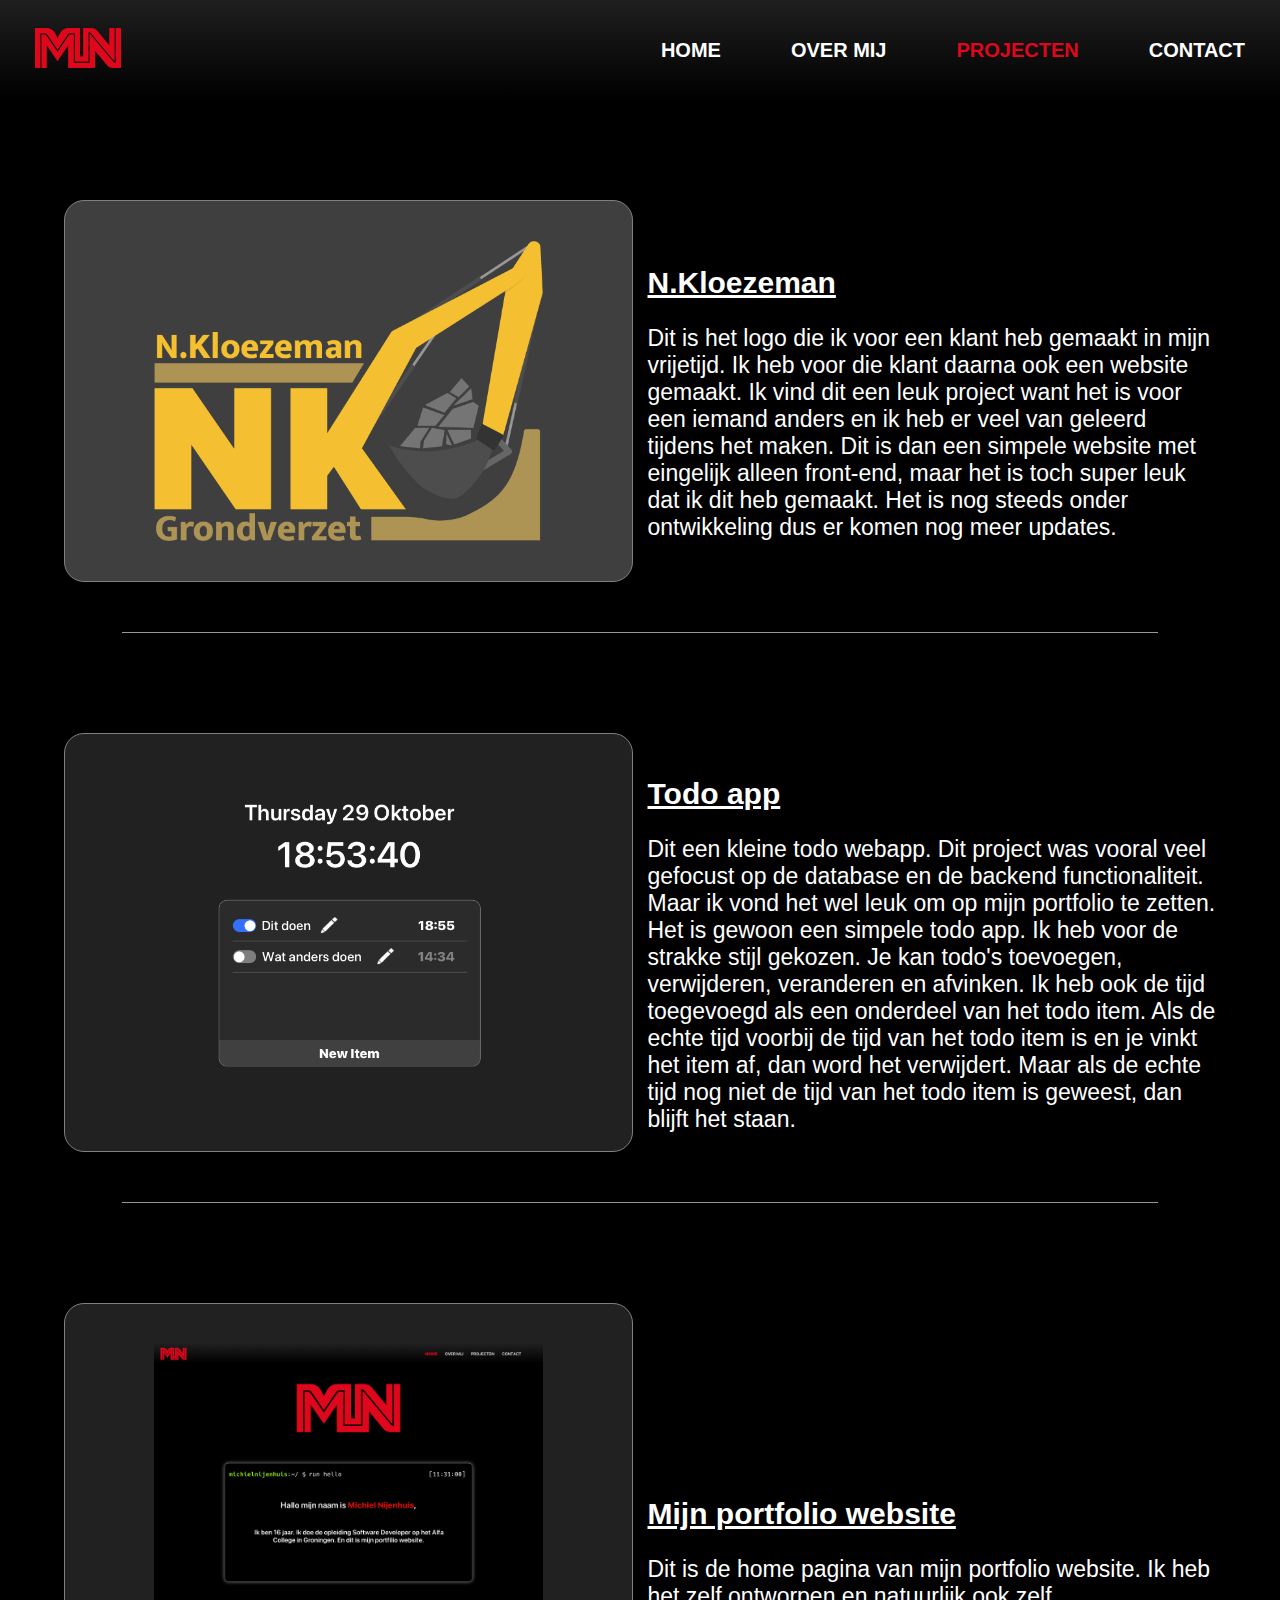
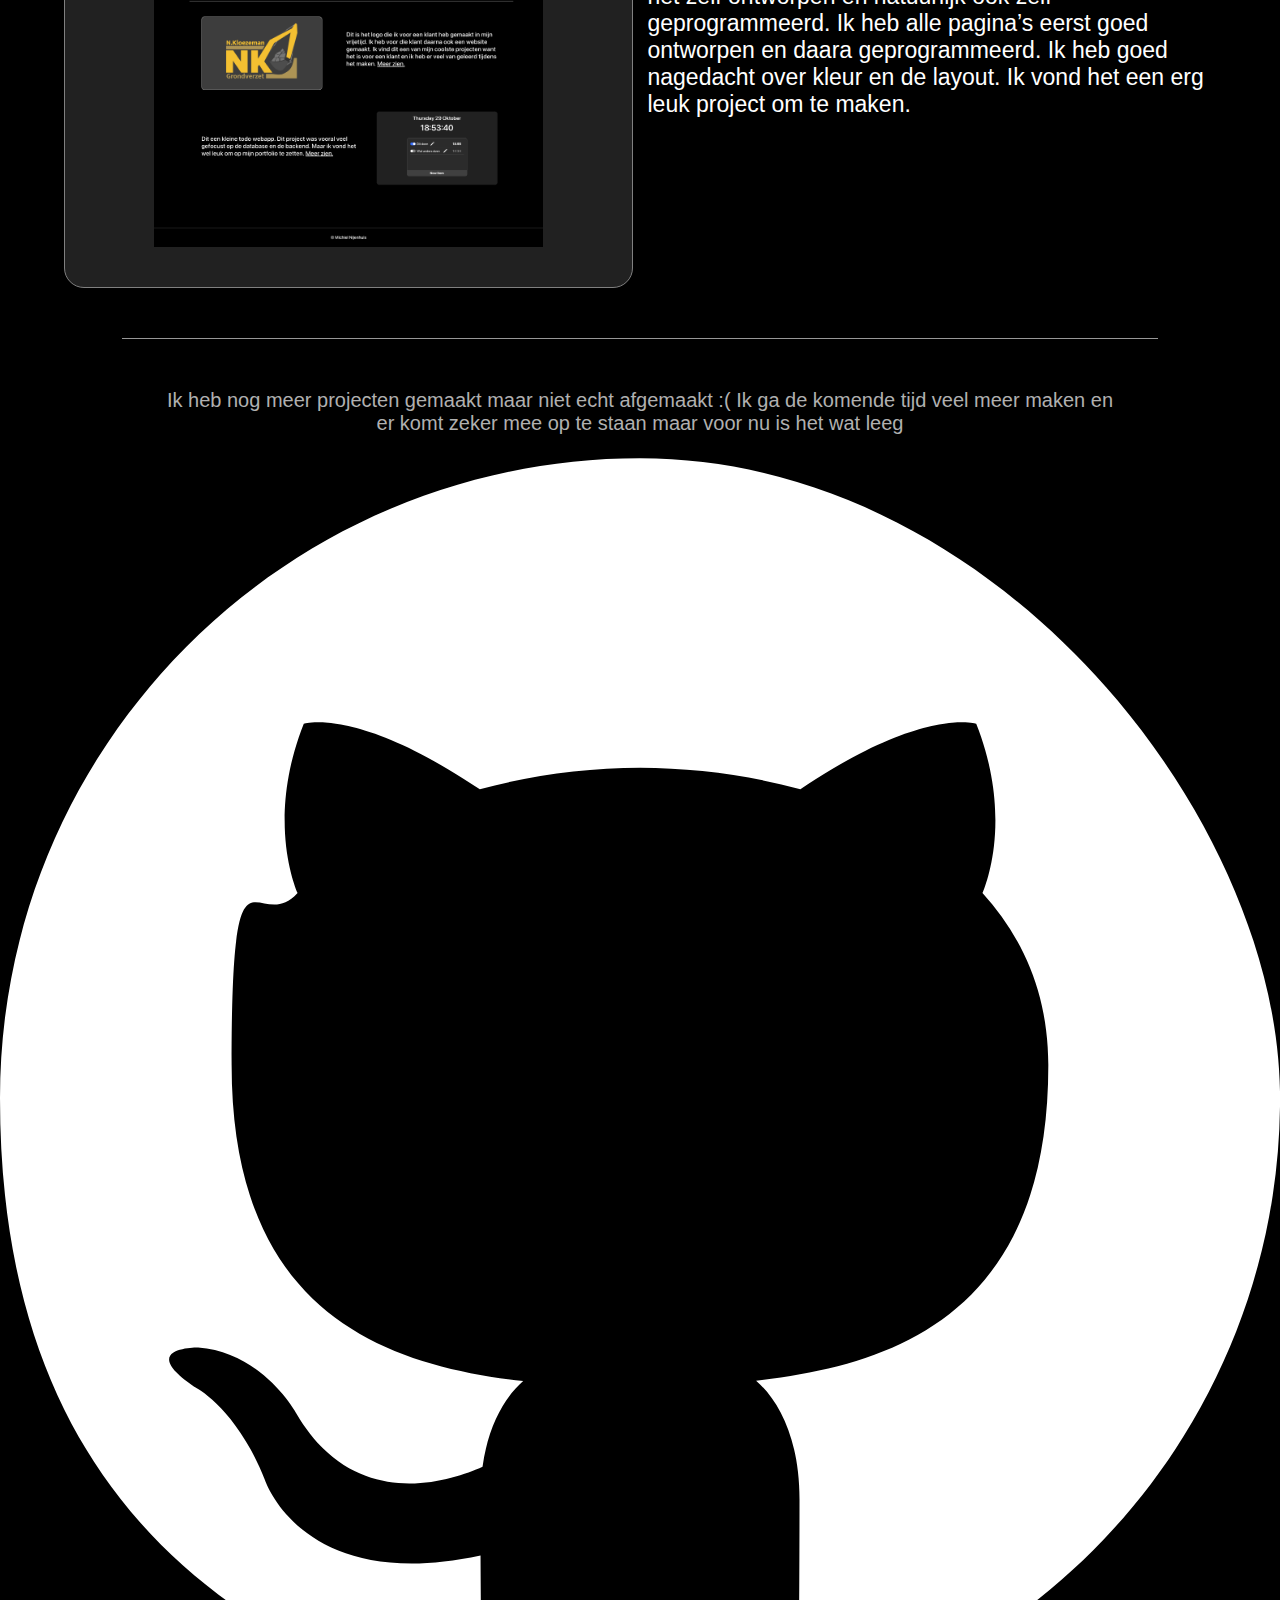
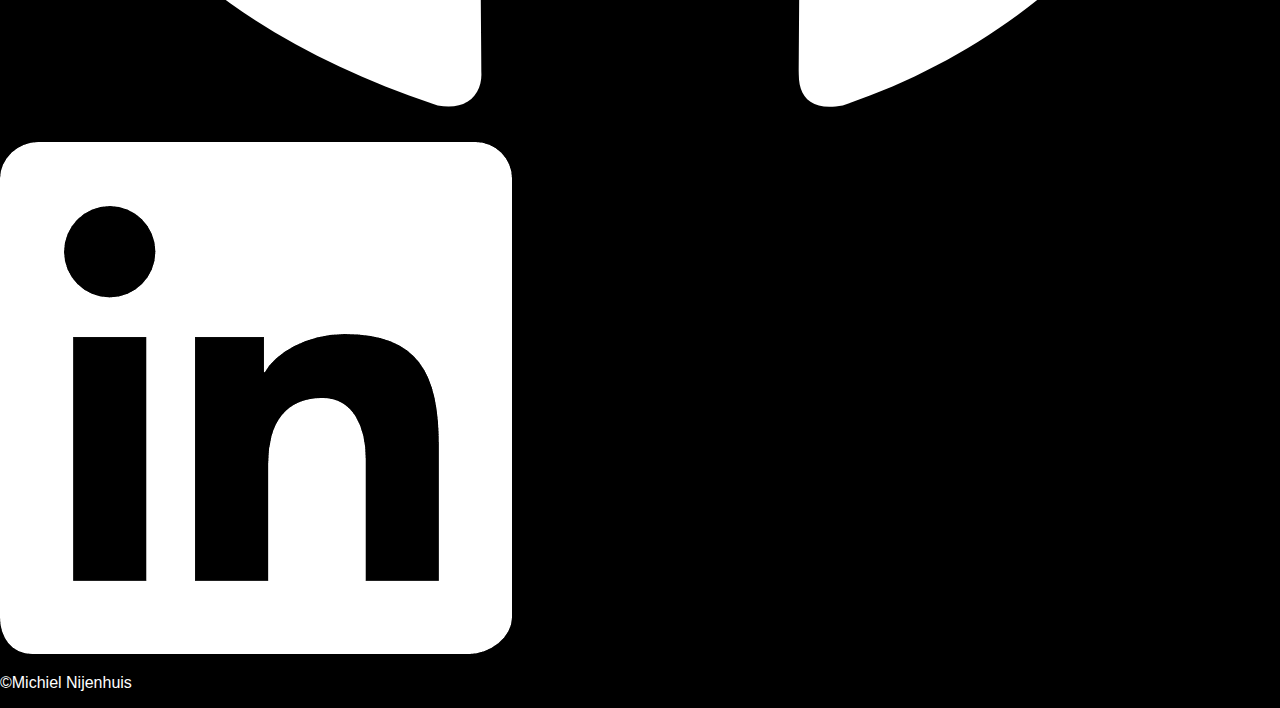
<file: views/projects.html>
<!doctype html>
<html lang="en">

<head>
  <meta charset="UTF-8" />
  <meta name="viewport" content="width=device-width, initial-scale=1" />
  <link href="https://fonts.cdnfonts.com/css/sf-pro-display" rel="stylesheet" />
  <title>PROJECTEN</title>
  <link href="../css/nav-bar.css" rel="stylesheet" />
  <link href="../css/footer.css" rel="stylesheet" />
  <link href="../css/projects.css" rel="stylesheet" />
</head>

<body>
  <nav>
    <div class="sidebar">
      <a class="close-icon" href="#" onclick="CloseSidebar()"><img src="../images/CloseIcon.png" alt="MN logo" /></a>
      <a class="nav-link" href="index.html">HOME</a>
      <a class="nav-link" href="about-me.html">OVER MIJ</a>
      <a class="nav-link active-tab" href="projects.html">PROJECTEN</a>
      <a class="nav-link" href="contact.html">CONTACT</a>
    </div>

    <div>
      <a class="MN-logo-navbar" href="index.html"><img src="../images/MN_logo.png" alt="MN logo" /></a>
      <a class="nav-link hide-on-mobile" href="index.html">HOME</a>
      <a class="nav-link hide-on-mobile" href="about-me.html">OVER MIJ</a>
      <a class="nav-link active-tab hide-on-mobile" href="projects.html">PROJECTEN</a>
      <a class="nav-link hide-on-mobile" href="contact.html">CONTACT</a>
      <a class="nav-link menu-icon" onclick="OpenSidebar()"><img src="../images/HamburgerIcon.png" alt="" /></a>
    </div>
  </nav>

  <div class="project-container">
    <div class="project-grid-container" id="section1">
      <div class="img-container">
        <img src="../images/Kloezeman-logo-licht.png" alt="Kloezeman logo" />
      </div>
      <div class="text-info-container">
        <h2>N.Kloezeman</h2>
        <p>
          Dit is het logo die ik voor een klant heb gemaakt in mijn vrijetijd.
          Ik heb voor die klant daarna ook een website gemaakt. Ik vind dit
          een leuk project want het is voor een iemand anders en ik heb er
          veel van geleerd tijdens het maken. Dit is dan een simpele website
          met eingelijk alleen front-end, maar het is toch super leuk dat ik
          dit heb gemaakt. Het is nog steeds onder ontwikkeling dus er komen
          nog meer updates.
        </p>
      </div>
    </div>

    <div class="underline"></div>
  </div>

  <div class="project-container" id="section2">
    <div class="project-grid-container">
      <div class="img-container todo-container">
        <img src="../images/Todo-app.png" alt="Todo-app image" />
      </div>
      <div class="text-info-container">
        <h2>Todo app</h2>
        <p>
          Dit een kleine todo webapp. Dit project was vooral veel gefocust op
          de database en de backend functionaliteit. Maar ik vond het wel leuk
          om op mijn portfolio te zetten. Het is gewoon een simpele todo app.
          Ik heb voor de strakke stijl gekozen. Je kan todo's toevoegen,
          verwijderen, veranderen en afvinken. Ik heb ook de tijd toegevoegd
          als een onderdeel van het todo item. Als de echte tijd voorbij de
          tijd van het todo item is en je vinkt het item af, dan word het
          verwijdert. Maar als de echte tijd nog niet de tijd van het todo
          item is geweest, dan blijft het staan.
        </p>
      </div>
    </div>

    <div class="underline"></div>
  </div>

  <div class="project-container" id="section2">
    <div class="project-grid-container">
      <div class="img-container portfolio-container">
        <img src="../images/portfolio-design.png" alt="Todo-app image" />
      </div>
      <div class="text-info-container">
        <h2>Mijn portfolio website</h2>
        <p>
          Dit is de home pagina van mijn portfolio website. Ik heb het zelf
          ontworpen en natuurlijk ook zelf geprogrammeerd. Ik heb alle
          pagina’s eerst goed ontworpen en daara geprogrammeerd. Ik heb goed
          nagedacht over kleur en de layout. Ik vond het een erg leuk project
          om te maken.
        </p>
      </div>
    </div>

    <div class="underline"></div>
  </div>

  <div class="extra-info-container">
    <p>
      Ik heb nog meer projecten gemaakt maar niet echt afgemaakt :( Ik ga de
      komende tijd veel meer maken en er komt zeker mee op te staan maar voor
      nu is het wat leeg
    </p>
  </div>

  <footer>
    <div class="flex-container">
      <a href="https://github.com/m-nijenhuis" target="_blank"><img src="../images/github-icon-2.svg"
          alt="github logo" /></a>
      <a href="https://linkedin.com" target="_blank"><img src="../images/linkedin-app-white-icon.webp"
          alt="linkedin logo" /></a>
    </div>
    <p>©Michiel Nijenhuis</p>
  </footer>

  <script asp-append-version="true" src="../javascript/sidebar.js"></script>
  <script asp-append-version="true" src="../javascript/navbarHover.js"></script>
  <script asp-append-version="true" src="../javascript/updateCss.js"></script>
</body>

</html>
</file>
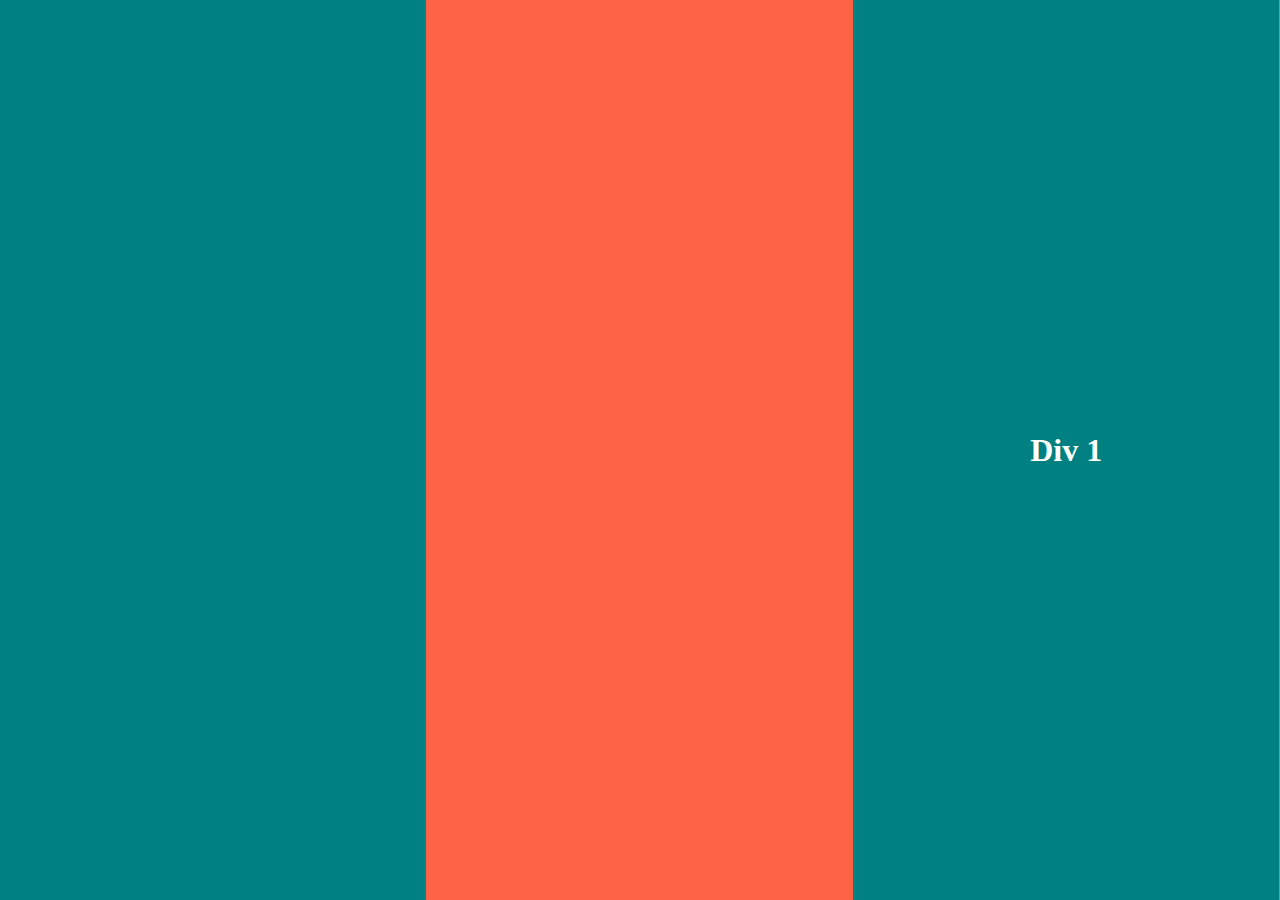
<file: views/test.html>
<!DOCTYPE html>
<html lang="en">
<head>
  <meta charset="UTF-8">
  <meta name="viewport" content="width=device-width, initial-scale=1.0">
  <title>Infinite Horizontal Scroll</title>
  <style>
    body {
      margin: 0;
      overflow: hidden;
    }
    .scroll-container {
      display: flex;
      overflow-x: scroll;
      scroll-snap-type: x mandatory;
      scrollbar-width: none; /* For Firefox */
      -ms-overflow-style: none; /* For Internet Explorer */
    }
    .scroll-container::-webkit-scrollbar {
      display: none; /* For Chrome, Safari, and Edge */
    }
    .scroll-item {
      flex: 0 0 33.33%;
      height: 100vh;
      scroll-snap-align: center;
      display: flex;
      justify-content: center;
      align-items: center;
      font-size: 2rem;
      font-weight: bold;
      color: white;
    }
    .scroll-item:nth-child(odd) {
      background-color: teal;
    }
    .scroll-item:nth-child(even) {
      background-color: tomato;
    }
  </style>
</head>
<body>
  <div id="infinite-scroll" class="scroll-container">
    <div class="scroll-item"></div>
    <div class="scroll-item"></div>
    <div class="scroll-item"></div>
    <div class="scroll-item"></div>
    <div class="scroll-item"></div>
    <div class="scroll-item"></div>
    <div class="scroll-item"></div>
    <div class="scroll-item"></div>
  </div>
  <script>
    const container = document.getElementById('infinite-scroll');
    const items = [];
    const numDivs = 5;

    // Create and append divs dynamically
    for (let i = 1; i <= numDivs; i++) {
      const div = document.createElement('div');
      div.className = 'scroll-item';
      div.textContent = `Div ${i}`;
      items.push(div);
    }

    // Clone items to make infinite scrolling
    function setupInfiniteScroll() {
      items.forEach(item => container.appendChild(item.cloneNode(true)));
      items.forEach(item => container.appendChild(item.cloneNode(true)));
    }
    setupInfiniteScroll();

    // Sync scrolling to create infinite effect
    container.addEventListener('scroll', () => {
      const scrollLeft = container.scrollLeft;
      const totalWidth = container.scrollWidth;
      const visibleWidth = container.clientWidth;

      if (scrollLeft === 0) {
        // Snap to the second set of divs when at start
        container.scrollLeft = totalWidth / 3;
      } else if (scrollLeft + visibleWidth >= totalWidth) {
        // Snap to the middle set of divs when at end
        container.scrollLeft = totalWidth / 3 - visibleWidth;
      }
    });

    // Start scrolling in the middle set of divs
    setTimeout(() => {
      container.scrollLeft = container.scrollWidth / 3;
    }, 0);
  </script>
</body>
</html>
</file>
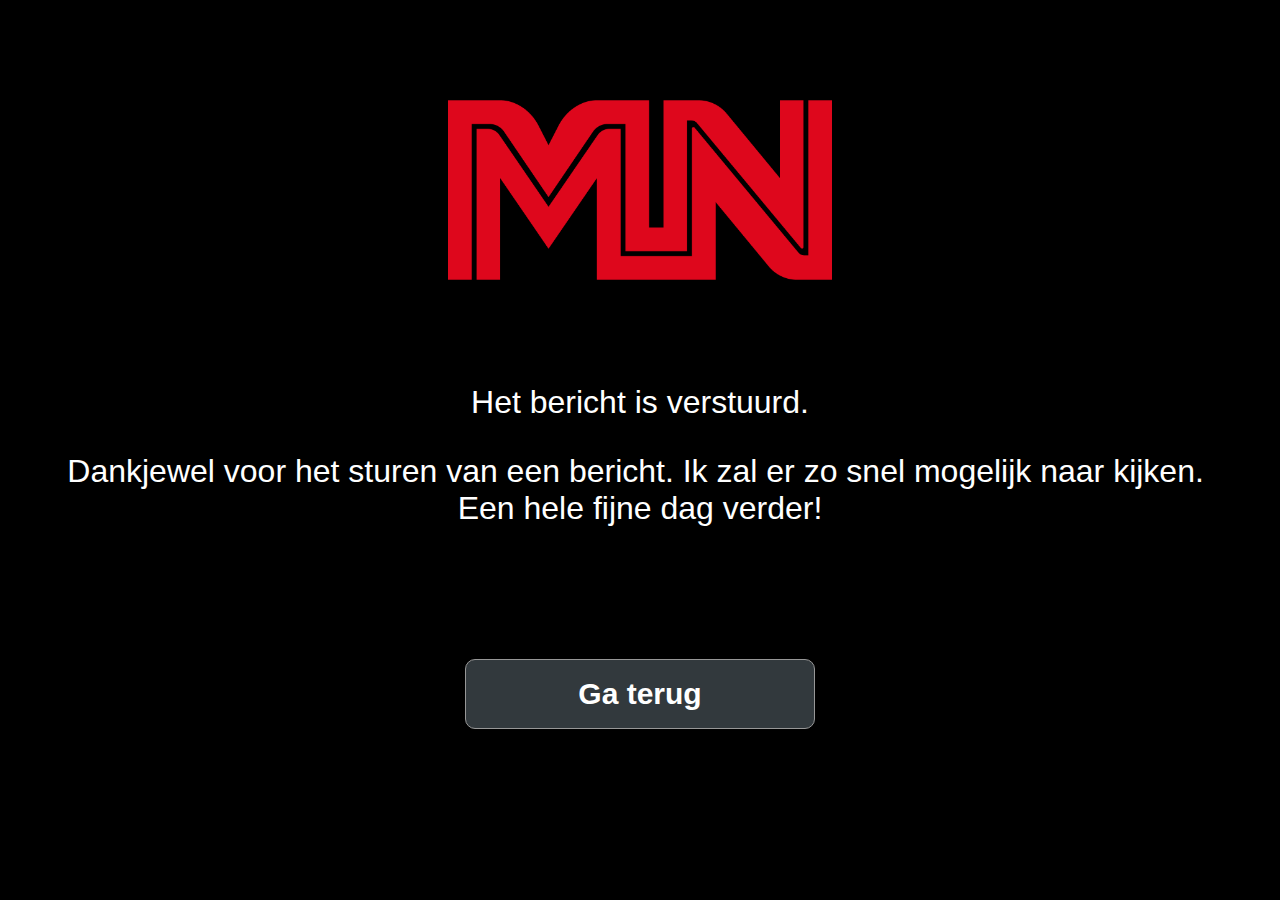
<file: views/thanks.html>
<!DOCTYPE html>
<html lang="en">
  <head>
    <meta charset="UTF-8">
    <meta name="viewport" content="width=device-width, initial-scale=1">
    <title>DANKJEWEL</title>
    <link href="../css/thanks.css" rel="stylesheet">
  </head>
  <body>

    <div class="img-container">
      <img src="../images/MN_logo.png" alt="MN logo">
    </div>

    <div class="text-container">
      <p>Het bericht is verstuurd.</p> 
      <p>Dankjewel voor het sturen van een bericht. Ik zal er zo snel mogelijk naar kijken. Een hele fijne dag verder!</p>
    </div>


      <a href="https://michielnijenhuis.com/contact.html"><button class="btn" type="submit">Ga terug</button></a>
   
  </body>
</html>
</file>
<file: css/main.css>
body {
  background-color: black;
  margin: 0;
  padding: 0;
  font-family: "SF Pro Display", sans-serif;
  color: white;
}

.logo-container {
  width: 100%;
  height: fit-content;
  display: flex;
  flex-direction: row;
  justify-content: center;
  align-items: center;
  margin: 170px 0;
}

@media screen and (max-width: 730px) {
  .logo-container {
    width: 70%;
    margin: 170px auto;
  }
}

@media screen and (max-width: 500px) {
  .logo-container {
    margin: 75px auto;
  }
}

.logo-container img {
  width: 100%;
  max-width: 510px;
  height: auto;
}

.terminal-window {
  width: 90%;
  max-width: 1230px;
  min-height: 590px;
  height: max-content;

  background-color: black;
  box-sizing: border-box;
  padding: 20px;
  border: 1px solid #979797;
  border-radius: 20px;
  box-shadow: 0px 0px 20px 1px white;
  margin: 0 auto;
}

.terminal-info-container {
  font-family: "Hack", sans-serif;
  font-size: 30px;
  width: 100%;
  display: flex;
  flex-direction: row;
  justify-content: space-between;
}

.terminal-info-container p {
  margin: 0;
}

.lemon-green-style {
  color: #8fe10a;
  font-weight: bold;
}

.blue-style {
  color: #5eadf1;
}

.cursor {
  display: inline-block;
  width: 10px;
  height: 28px;
  /* Zorg dat de hoogte van de cursor overeenkomt met de tekstgrootte */
  background-color: white;
  animation: blink 0.7s steps(2, start) infinite;
  margin-left: 2px;
  /* Optionele spatie tussen tekst en cursor */
  vertical-align: middle;
}

@keyframes blink {
  0% {
    opacity: 100%;
  }

  100% {
    display: none;
  }
}

.hello-text-container {
  width: 85%;
  height: 100%;
  text-align: center;

  display: flex;
  flex-direction: column;
  justify-content: space-around;
  align-items: center;
  font-size: 30px;
  margin: 0 auto;
  margin-top: 100px;
}

.hello-text-container h3 {
  font-size: 38px;
}

.hello-text-container h3 span {
  color: #ce0f0f;
  font-weight: bold;
}

.hide-on-desktop {
  display: none;
}

@media screen and (max-width: 1000px) {
  .hide-on-desktop {
    display: block;
  }
}

@media screen and (max-width: 400px) {
  .hello-text-container {
    font-size: 23px;
  }

  .hello-text-container h3 {
    font-size: 30px;
  }
}

.grey-breakline {
  height: 1px;
  width: 80%;
  background-color: grey;
  margin: 120px auto;
}

.project-images-container {
  width: 80%;
  height: max-content;
  margin: 0 auto;
  display: flex;
  flex-direction: column;
  align-items: center;
}

.project-1-container {
  width: 100%;
  height: fit-content;
}

.project-flex-container {
  display: flex;
  justify-content: space-between;
  align-items: center;
}

.image-container {
  box-sizing: border-box;
  padding: 40px;
  min-width: 600px;
  height: auto;

  background-color: #3d3d3d;
  border: 1px solid #979797;
  border-radius: 20px;

  display: flex;
  align-items: center;
  justify-content: center;
}

.image-container img {
  width: 80%;
  height: auto;
}

.todo-container {
  background-color: #212121;
  padding: 10px 40px;
}

.project-1-container p {
  font-size: 30px;
  font-weight: 500;
  margin-left: 20px;
}

.project-2-container {
  width: 100%;
  height: fit-content;
  flex-direction: row-reverse;
  font-size: 30px;
  font-weight: 500;
}

.project-2-container p {
    margin-right: 20px;
}

.meer-zien {
  color: white;
}

@media screen and (max-width: 1500px) {
  .project-flex-container {
    flex-direction: column;
    align-content: center;
    text-align: center;
  }

  .project-1-container p {
    margin-left: 0;
  }
  .project-2-container p {
    margin-right: 0;
  }

  .image-container {
    max-width: 600px;
    width: 100%;
    min-width: 0;
  }
}

@media screen and (max-width: 400px) {
  .project-1-container p, .project-2-container p {
    font-size: 23px;
  }


  .grey-breakline {
    margin: 50px auto;
  }
}
</file>
<file: css/nav-bar.css>
nav {
  width: 100%;
  height: 100px;
  background-image: linear-gradient(to bottom, #1F1F1F, black);
}


.close-icon > img, .menu-icon > img {
  width: 32px;
  height: auto;
}


.MN-logo-navbar > img {
  width: auto;
  height: 40px;
}

nav div {
  width: 100%;
  height: 100%;
  display: flex;
  justify-content: flex-end;
  align-items: center;
}

.nav-link, nav div a {
  font-size: 20px;
  font-weight: 700;
  text-decoration: none;
  color: white;
  cursor: pointer;
  padding: 0 35px;
  margin: auto 0;
  transition: opacity 300ms ease;
}

#not-change {
  opacity: 1;
}

.active-tab {
  color: #DE071C;
}

nav div a:first-child {
  margin-right: auto;
}

.sidebar {
  position: fixed;
  top: 0;
  right: 0;
  height: 100vh;
  width: 400px;
  z-index: 999;
  background-color: rgba(0, 0, 0, 0.2);
  backdrop-filter: blur(10px);
  -webkit-backdrop-filter: blur(10px);
  display: none;
  flex-direction: column;
  align-items: flex-start;
  justify-content: flex-start;
  gap: 30px;

  animation-name: sidebarOpen;
  animation-duration: 0.7s;
  animation-iteration-count: 1;
}
.sidebar a img {
  opacity: 1;
}

@keyframes sidebarOpen {
  0% {right: -400px;}
  100% {right: 0%;}
}

@keyframes sidebarClose {
  0% {right: 0%;}
  100% {right: -400px;}
}

.sidebar.closed {
  animation-name: sidebarClose;
  animation-duration: 0.7;
  animation-iteration-count: 1;
}

.sidebar a {
  width: 100%;
  font-size: 25px;
  margin: 0;
  height: auto;
}

.close-icon {
  padding: 10px;
}

.menu-icon {
  display: none;
}

@media screen and (max-width: 1000px) {
  .hide-on-mobile {
    display: none;
  }

  .menu-icon {
    display: block;
  }
}



@media screen and (max-width: 450px) {

  .sidebar {
    width: 100%;
  }

  @keyframes sidebarOpen {
      0% {right: -100%;}
      100% {right: 0px;}
  }

  @keyframes sidebarClose {
      0% {right: 0px;}
      100% {right: -100%;}
  }
}
</file>
<file: css/footer.css>
.footer-container {
  width: 100%;
  height: 380px;
  background-color: black;
  border-top: 1px solid #9B9B9B;
  margin-top: 200px;

  display: grid;
  grid-template-columns: repeat(3, 1fr);
  gap: 30px;
}

/* .footer-container > div { */
/*   border: 1px solid white; */
/* } */

.footer-info-container {
  display: flex;
  flex-direction: column;
  justify-content: space-evenly;
  align-items: left;
}

.footer-info-container p {
  color: white;
  /* font-size: 28px; */
  font-weight: 600;
}

.footer-info-container a {
  color: #CE0F0F;
  text-decoration: underline;
}
.footer-info-container a:hover {
  color: #7E0707;
}

.footer-info-container > div {
  width: 90%;
  margin: 0 auto;
  font-size: clamp(12px, 2vw, 28px);
  word-wrap: break-word;
}

.linkedin-logo-container {
  width: 100%;
  height: 100%;
  display: flex;
  justify-content: center;
  align-items: center;
}
.linkedin-logo-container img {
  width: 100%;
  height: auto;
}

.contact-btn-container {
  width: 100%;
  height: 100%;
  display: flex;
  justify-content: center;
  align-items: center;
}

.contact-btn {
  box-sizing: border-box;
  width: auto;
  height: auto;
  background-color: black;
  border: 1px solid #979797;
  border-radius: 10px;
  color: white;
  font-size: clamp(12px, 2vw, 40px);
  font-weight: bold;
  padding: 20px;
  text-align: center;
  transition: all 0.2s;
  cursor: pointer;
}

.contact-btn:hover {
  background-color: white;   
  color: black;
}


.phone-footer-container {
  height: 270px;
  width: 100%;
  display: none;
  flex-direction: column;
  justify-content: space-evenly;
  align-items: center;
  background-color: black;
  border-top: 1px solid #9B9B9B;
}
.phone-footer-container p {
  font-size: clamp(12px, 4vw, 30px);
  font-weight: 500;
  margin: 0 10px;
}

.phone-footer-container p > a {
  color: #ce0f0f;
  font-weight: 600;
}

.phone-btn {
  box-sizing: border-box;
  width: 100%;
  height: auto;
  background-color: black;
  border: 1px solid #979797;
  border-radius: 10px;
  color: white;
  font-size: clamp(12px, 5vw, 35px);
  font-weight: bold;
  padding: 20px;
  text-align: center;
  transition: all 0.2s;
  cursor: pointer;
}

.phone-btn:hover {
  background-color: white;   
  color: black;
}


@media screen and (max-width: 1000px) {
  .footer-container {
    display: none;
  }
  .phone-footer-container {
    display: flex;
  }
}
</file>
<file: css/about-me.css>
body {
  background-color: black;
  margin: 0;
  padding: 0;
  font-family: "SF Pro Display", sans-serif;
  color: white;
}

.about-me-text-container {
  width: 90%;
  margin: 100px auto;
  display: flex;
  flex-direction: column;
  align-items: center;
  justify-content: space-between;
  gap: 50px;
}
.about-me-text-container p {
  font-size: 25px;
  font-weight: 500;
  text-align: center;
}
.about-me-text-container span {
  color: #CE0F0F;
  font-weight: 600;
}

.mn-logo-container {
  max-width: 500px;
  width: 70%;
  height: fit-content;
  margin: 100px auto;
}
.mn-logo-container img {
  width: 100%;
  height: auto;
}

@media screen and (max-width: 600px) {
  .about-me-text-container p {
    font-size: 20px;
  }
}
</file>
<file: css/contact.css>
body {
  background-color: black;
  margin: 0;
  padding: 0;
  font-family: "SF Pro Display", sans-serif;
  color: white;
}

.content-container {
  width: 90%;
  height: max-content;
  margin: 100px auto;
  display: flex;
  flex-direction: row;
  align-items: flex-start;
  justify-content: space-between;
  gap: 100px;
}


.left-container {
  width: 50%;
}

.text-container {
  width: 100%;
  font-size: 32px;
  text-align: left;
}

.text-container p:last-of-type, a {
  font-size: 25px;
}

.text-container a {
  color: #de1b1b;
  font-weight: bold;
}
.text-container a:hover {
  color: #a01416;
}

.grey-breakline {
  margin-left: 20px;
  width: 80%;
  height: 1px;
  background-color: #979797;
}

.inputs-container {
  width: 50%;
}

.inputs-container input {
  color: white;
  outline: none;
  box-sizing: border-box;
  width: 100%;
  background-color: rgb(0, 0, 0) !important;
  border: none;
  border-bottom: 1px solid #979797;
  padding: 10px;
  padding-left: 20px;
  font-size: 25px;
}


/* Autofill stijlen voor Firefox */
.inputs-container input:-moz-autofill {
  color: white !important; /* Tekst wit maken */
  background-color: rgb(0, 0, 0) !important; /* Achtergrond zwart */
  border-bottom: 1px solid #979797 !important;
}

.inputs-container textarea {
  box-sizing: border-box;
  width: 100%;
  height: auto;
  color: white;
  background-color: rgba(0, 0, 0, 0);
  border: none;
  border-bottom: 1px solid #979797;
  padding: 10px;
  padding-left: 20px;
  font-size: 25px;
  font-family: "SF Pro", sans-serif;
  outline: none;
  resize: none;
}

.inputs-container p {
  font-size: 25px;
  font-weight: 800;
}

.btn {
  box-sizing: box-sizing;
  color: white;
  max-width: 350px;
  width: 100%;
  height: 70px;
  font-family: "SF Pro", sans-serif;
  font-size: 30px;
  font-weight: 600;
  border: 1px solid #979797;
  border-radius: 10px;
  background-color: #32393D;
  padding: 15px;
  transition: all 0.2s;
  margin: 100px 0;
}
.btn:hover {
  cursor: pointer;
  background-color: #de1b1b;
  border: #de1b1b;
  /*box-shadow: 0px 0px 10px 5px white;*/
}
.btn:active {
  background-color: #a01416;
}

@media screen and (max-width: 880px) {
  .content-container {
    flex-direction: column;
  }

  .left-container {
    width: 100%;
    font-size: 28px;
  }

  .inputs-container {
    width: 100%;
  }

  .text-container {
    font-size: 25px;
  }

  .text-container p:last-of-type, a {
    font-size: 20px;
  }


}
</file>
<file: css/projects.css>
body {
  background-color: black;
  margin: 0;
  padding: 0;
  font-family: "SF Pro Display", sans-serif;
  color: white;
}


.project-container {
  width: 90%;
  height: fit-content;
  margin: 0 auto;
  margin-top: 100px;
}

.project-grid-container {
  display: grid;
  grid-template-columns: repeat(2, 1fr);
  gap: 15px;
}

.img-container {
  box-sizing: border-box;
  padding: 40px;
  max-width: 600px;
  width: 100%;
  height: auto;
  background-color: #3f3f3f;
  border-radius: 20px;
  border: 1px solid grey;

  display: flex;
  align-items: center;
  justify-content: center;
}
.img-container img {
  width: 80%;
  height: auto;
}

.todo-container {
  background-color: #212121;
}
.portfolio-container {
  background-color: #212121;
}

.text-info-container {
  width: 100%;
  height: 100%;
  display: flex;
  flex-direction: column;
  justify-content: center;
  align-items: left;
}
.text-info-container h2 {
  font-size: 30px;
  font-weight: 900;
  text-decoration: underline;
}
.text-info-container p {
  font-size: 23px;
  font-weight: 400;
  margin: 0;
}

.underline {
  margin: 50px auto;
  height: 1px;
  width: 90%;
  background-color: #979797;
}

.extra-info-container {
  width: 75%;
  height: auto;
  margin: 0 auto;
  text-align: center;
}
.extra-info-container p {
  font-weight: 300;
  font-size: 20px;
  color: #B0B0B0;
}

@media screen and (max-width: 1000px) {
  .project-grid-container {
    grid-template-rows: 1fr auto;
    grid-template-columns: none;
  }

  .text-info-container {
    height: fit-content;
  }

}
</file>
<file: css/thanks.css>
body {
  background-color: black;
  margin: 0;
  padding: 0;
  font-family: "SF Pro Display", sans-serif;
  color: white;
  text-align: center;
}

.img-container {
  width: 30%;
  height: auto;
  margin: 100px auto;
}

.img-container img {
  width: 100%;
  height: auto;
}

.text-container {
  width: 90%;
  margin: 0 auto;
}

p {
  font-size: 32px;
}

.btn {
  box-sizing: box-sizing;
  color: white;
  max-width: 350px;
  width: 90%;
  height: 70px;
  font-family: "SF Pro", sans-serif;
  font-size: 30px;
  font-weight: 600;
  border: 1px solid #979797;
  border-radius: 10px;
  background-color: #32393d;
  padding: 15px;
  margin: 100px 0;
  transition: all 0.2s;
}

.btn:hover {
  cursor: pointer;
  background-color: #de1b1b;
  border: #de1b1b;
  /*box-shadow: 0px 0px 10px 5px white;*/
}

.btn:active {
  background-color: #a01416;
}

@media screen and (max-width: 600px) {
  p {
    font-size: 28px;
  }

  .img-container {
    width: 70%;
  }
}
</file>
